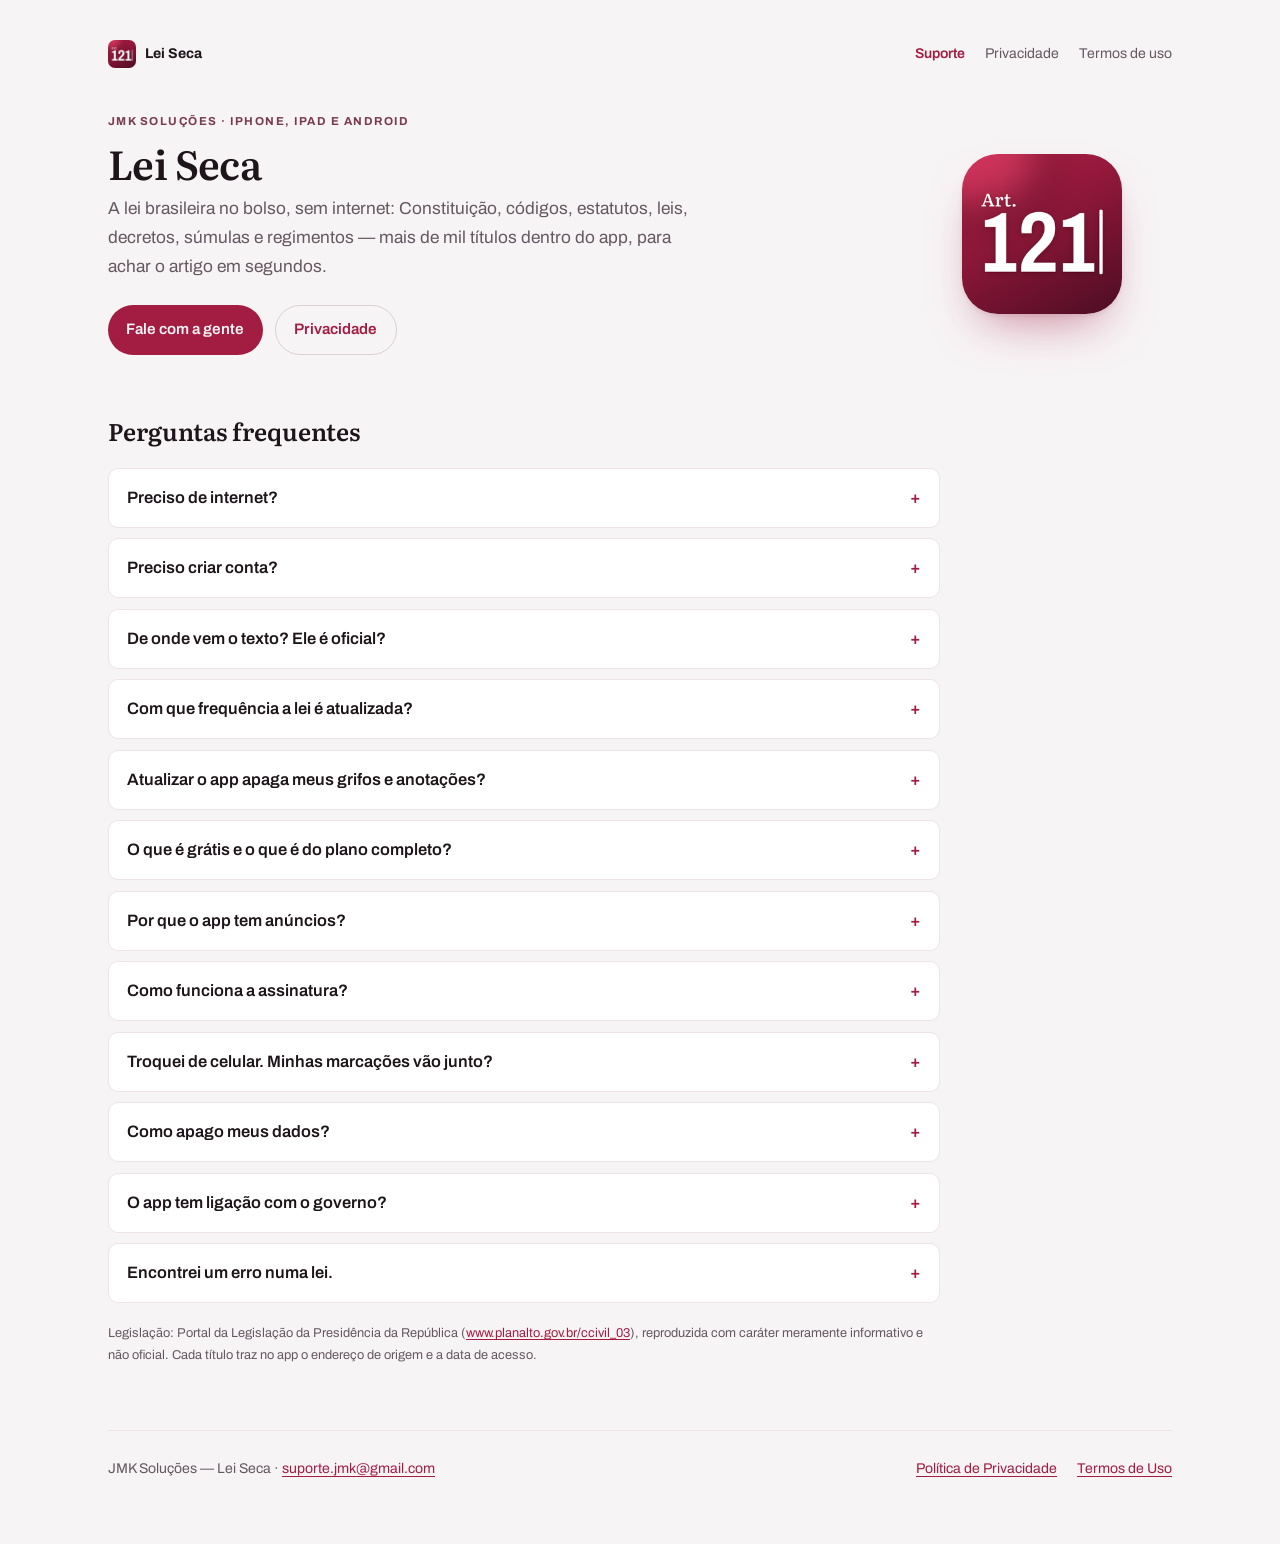
<file: index.html>
<!DOCTYPE html>
<html lang="pt-BR">
<head>
<meta charset="utf-8">
<meta name="viewport" content="width=device-width, initial-scale=1">
<title>Lei Seca — Suporte</title>
<meta name="description" content="Suporte do Lei Seca, app para consultar a lei brasileira sem internet: perguntas frequentes, contato, privacidade e termos de uso.">
<meta name="color-scheme" content="light dark">
<link rel="icon" href="icone.png">
<link rel="apple-touch-icon" href="icone.png">
<link rel="preconnect" href="https://fonts.googleapis.com">
<link rel="preconnect" href="https://fonts.gstatic.com" crossorigin>
<link href="https://fonts.googleapis.com/css2?family=Archivo:wght@400;500;600;700&family=Literata:wght@500;600;700&display=swap" rel="stylesheet">
<link rel="stylesheet" href="estilo.css?v=1">
</head>
<body>
<div class="pagina">

<nav class="navega" aria-label="Páginas do Lei Seca">
  <a class="marca-app" href="./"><img src="icone.png" alt="">Lei Seca</a>
  <a href="./" aria-current="page">Suporte</a>
  <a href="privacy-policy.html">Privacidade</a>
  <a href="termos-de-uso.html">Termos de uso</a>
</nav>

<header class="heroi">
  <div>
    <p class="sobrescrito">JMK Soluções · iPhone, iPad e Android</p>
    <h1>Lei Seca</h1>
    <p class="lead">
      A lei brasileira no bolso, sem internet: Constituição, códigos,
      estatutos, leis, decretos, súmulas e regimentos — mais de mil títulos
      dentro do app, para achar o artigo em segundos.
    </p>
    <div class="acoes">
      <a class="botao" href="mailto:suporte.jmk@gmail.com?subject=Lei%20Seca">Fale com a gente</a>
      <a class="botao secundario" href="privacy-policy.html">Privacidade</a>
    </div>
  </div>
  <img class="icone-grande" src="icone.png" alt="Ícone do Lei Seca">
</header>

<section class="perguntas" aria-labelledby="titulo-perguntas">
  <h2 id="titulo-perguntas">Perguntas frequentes</h2>

  <details class="pergunta">
    <summary>Preciso de internet?</summary>
    <div class="resposta">
      <p>Não. Todo o acervo vem dentro do app e funciona sem internet desde a
      primeira abertura — a busca também. A internet só é usada para assinar
      o plano completo, para os anúncios do plano gratuito e para enviar as
      estatísticas de uso e os relatórios de falha descritos na <a href="privacy-policy.html">Política de
      Privacidade</a>.</p>
    </div>
  </details>

  <details class="pergunta">
    <summary>Preciso criar conta?</summary>
    <div class="resposta">
      <p>Não. O app funciona sem cadastro: você não informa nome, e-mail nem
      senha. Seus favoritos, grifos e anotações ficam salvos no próprio
      aparelho.</p>
    </div>
  </details>

  <details class="pergunta">
    <summary>De onde vem o texto? Ele é oficial?</summary>
    <div class="resposta">
      <p>As leis vêm do Portal da Legislação da Presidência da República; as
      súmulas, teses, enunciados e regimentos, dos tribunais, dos conselhos e
      das casas legislativas que os publicam. Cada título mostra de onde veio e a data
      do texto.</p>
      <p>O texto tem <strong>caráter meramente informativo e não
      oficial</strong>: o oficial é o publicado no Diário Oficial da União.
      Para uma decisão importante, confira na fonte.</p>
    </div>
  </details>

  <details class="pergunta">
    <summary>Com que frequência a lei é atualizada?</summary>
    <div class="resposta">
      <p>Em geral uma vez por mês, com uma versão nova do app — basta
      atualizar pela loja. Uma mudança urgente pode sair fora desse ciclo.
      Lei revogada e súmula cancelada continuam no acervo, com etiqueta.</p>
    </div>
  </details>

  <details class="pergunta">
    <summary>Atualizar o app apaga meus grifos e anotações?</summary>
    <div class="resposta">
      <p>Não. Favoritos, grifos e anotações ficam presos ao artigo, não à
      posição na tela, e uma atualização da lei nunca os apaga.</p>
    </div>
  </details>

  <details class="pergunta">
    <summary>O que é grátis e o que é do plano completo?</summary>
    <div class="resposta">
      <p>A lei inteira, a busca pelo nome da lei e pelo número do artigo, o
      discador, os favoritos, o grifo do artigo inteiro e o "o que mudou" são
      grátis. A busca no texto das leis tem 5 por dia no plano gratuito. O
      <strong>plano completo</strong> libera a busca no texto sem limite, o
      índice remissivo de cada lei, até seis leis abertas em abas, grifar
      trechos, anotar artigos, ouvir a lei (até com a tela bloqueada), juntar
      artigos em coleções, ver só o que você marcou e exportar suas
      marcações, sem anúncios.</p>
    </div>
  </details>

  <details class="pergunta">
    <summary>Por que o app tem anúncios?</summary>
    <div class="resposta">
      <p>Os anúncios pagam o plano gratuito; quem assina o plano completo não
      vê anúncios. Eles aparecem em tela cheia quando você volta de uma lei
      para o acervo ou para a busca, um a cada quatro leis e no máximo um a
      cada dois minutos — nunca enquanto você lê. Nada do que você busca,
      grifa ou anota vai para os anúncios. No iPhone, eles só são
      personalizados se você permitir o rastreamento. Os detalhes estão na
      <a href="privacy-policy.html#anuncios">Política de Privacidade</a>.</p>
    </div>
  </details>

  <details class="pergunta">
    <summary>Como funciona a assinatura?</summary>
    <div class="resposta">
      <p>Há plano mensal e anual. A primeira assinatura começa com
      <strong>7 dias grátis</strong>: se cancelar antes do fim do teste,
      nada é cobrado. Depois, a assinatura renova sozinha.</p>
      <p>Ela é gerenciada na sua conta da loja: para cancelar ou trocar de
      plano no iPhone, vá em <span class="caminho">Ajustes → seu nome →
      Assinaturas</span>; no Android, em <span class="caminho">Play Store →
      seu perfil → Pagamentos e assinaturas</span>. Trocou de aparelho ou
      reinstalou o app? Toque em <strong>Restaurar compra</strong> na tela do
      plano.</p>
      <p>Se a assinatura acabar, tudo o que você criou continua no app para
      ver, editar e apagar.</p>
    </div>
  </details>

  <details class="pergunta">
    <summary>Troquei de celular. Minhas marcações vão junto?</summary>
    <div class="resposta">
      <p>Elas ficam no aparelho e vão junto se você restaurar o backup do
      iCloud (iPhone) ou do Google (Android) no celular novo. Você também
      pode levar à mão: no celular antigo, <span class="caminho">Ajustes →
      Exportar backup</span> gera um arquivo; no novo,
      <span class="caminho">Ajustes → Importar backup</span> junta o que vem
      no arquivo com o que já está lá, sem apagar nada.</p>
    </div>
  </details>

  <details class="pergunta">
    <summary>Como apago meus dados?</summary>
    <div class="resposta">
      <p>No app, vá em <span class="caminho">Ajustes → Apagar meus
      dados</span>. Favoritos, grifos, anotações, coleções e histórico saem
      do aparelho. Isso não cancela a assinatura, que é cancelada na conta da
      loja.</p>
    </div>
  </details>

  <details class="pergunta">
    <summary>O app tem ligação com o governo?</summary>
    <div class="resposta">
      <p>Não. O Lei Seca é independente: não tem vínculo com a Presidência da
      República, com o Congresso Nacional nem com os tribunais.</p>
    </div>
  </details>

  <details class="pergunta">
    <summary>Encontrei um erro numa lei.</summary>
    <div class="resposta">
      <p>Obrigado! Escreva para
      <a href="mailto:suporte.jmk@gmail.com?subject=Lei%20Seca%20-%20erro%20no%20texto">suporte.jmk@gmail.com</a>
      dizendo a lei e o artigo. Corrigimos na próxima atualização.</p>
    </div>
  </details>
</section>

<p class="fonte">
  Legislação: Portal da Legislação da Presidência da República
  (<a href="https://www.planalto.gov.br/ccivil_03/">www.planalto.gov.br/ccivil_03</a>),
  reproduzida com caráter meramente informativo e não oficial. Cada título
  traz no app o endereço de origem e a data de acesso.
</p>

<footer>
  <span>JMK Soluções — Lei Seca · <a href="mailto:suporte.jmk@gmail.com">suporte.jmk@gmail.com</a></span>
  <nav aria-label="Rodapé">
    <a href="privacy-policy.html">Política de Privacidade</a>
    <a href="termos-de-uso.html">Termos de Uso</a>
  </nav>
</footer>

</div>
</body>
</html>
</file>
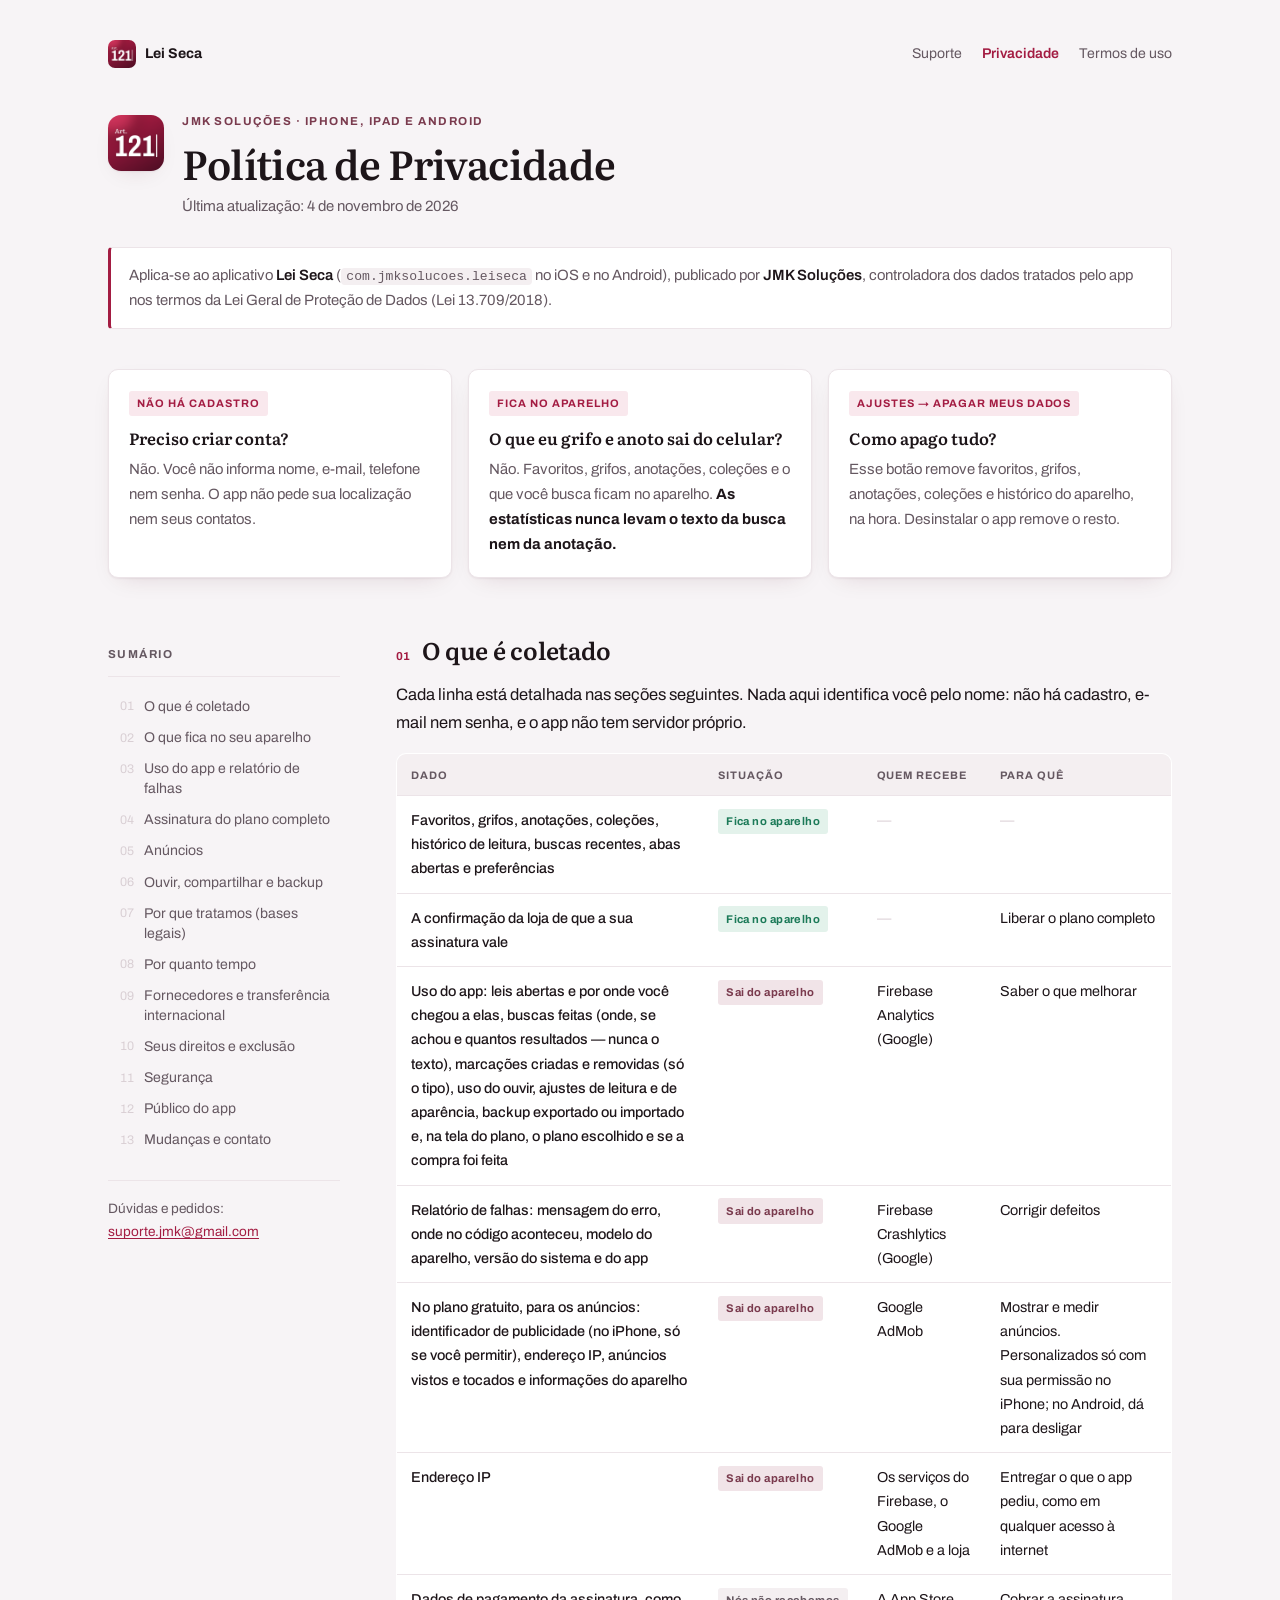
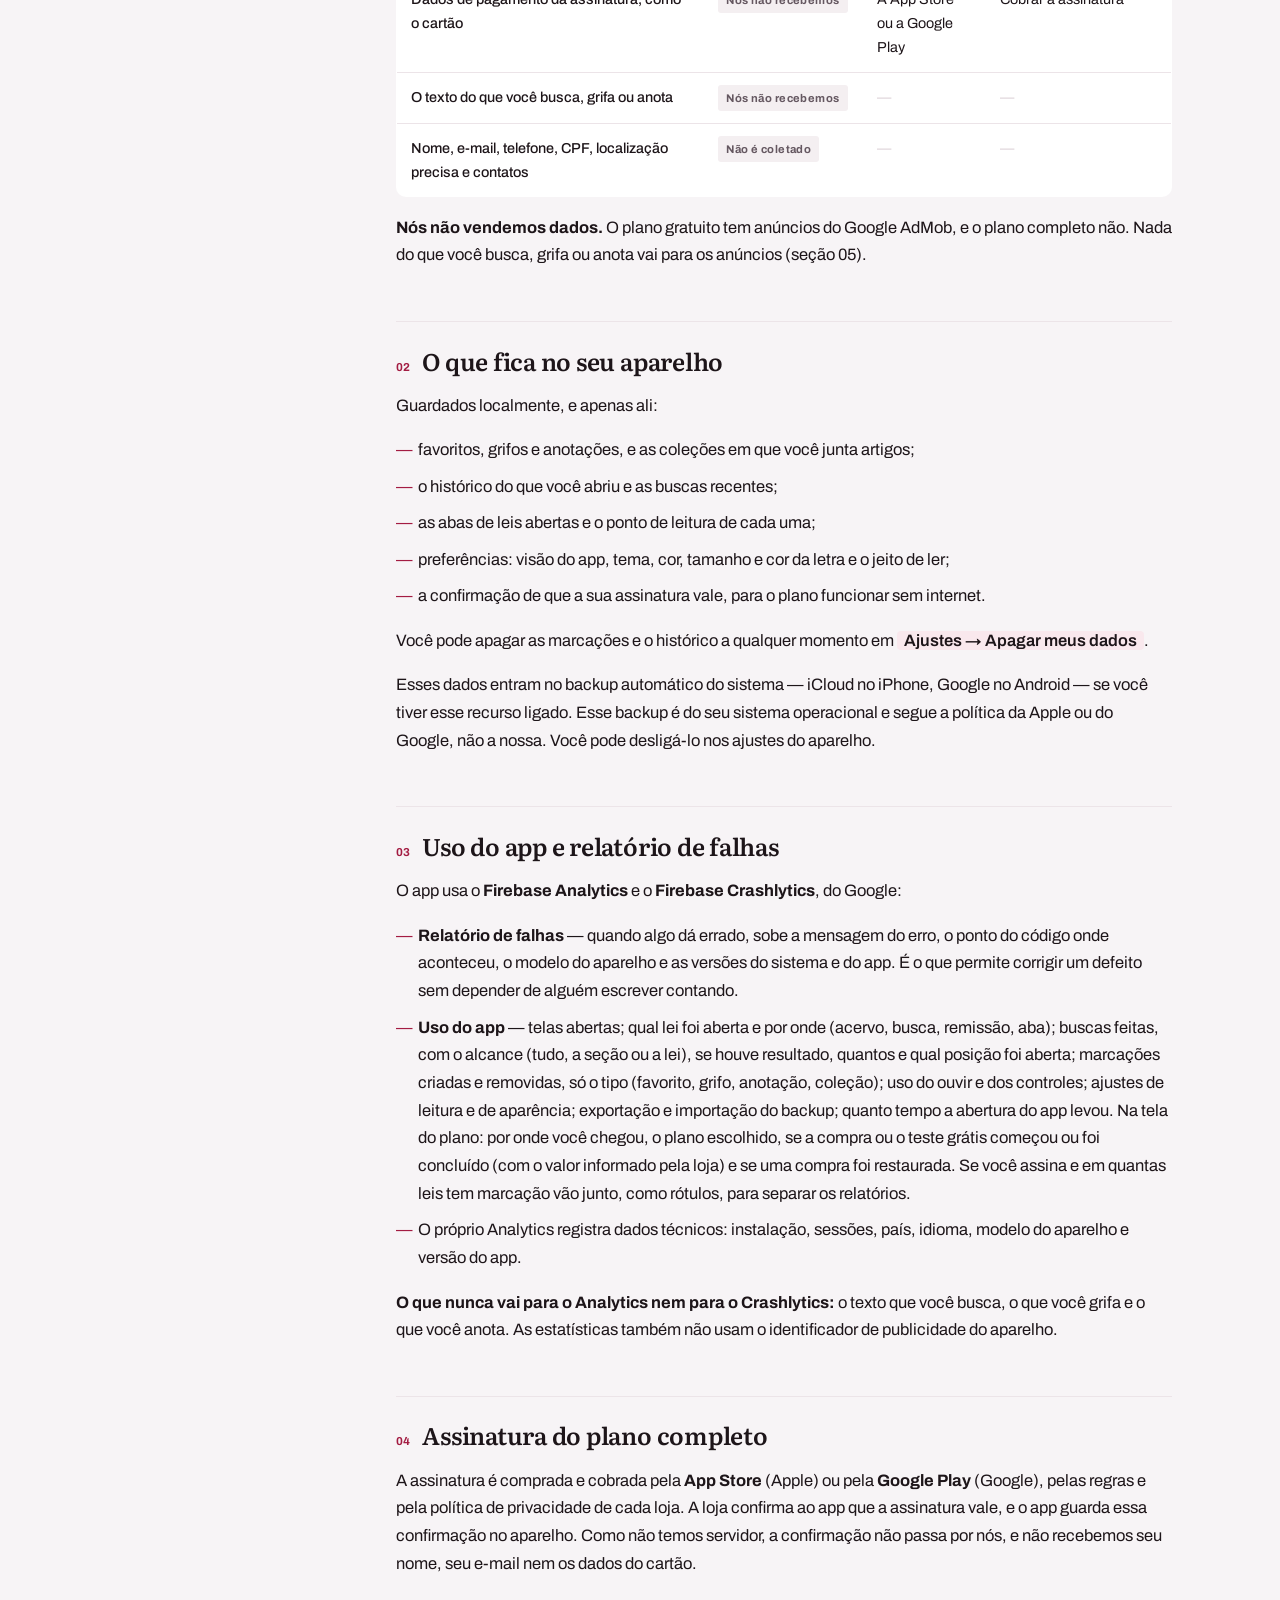
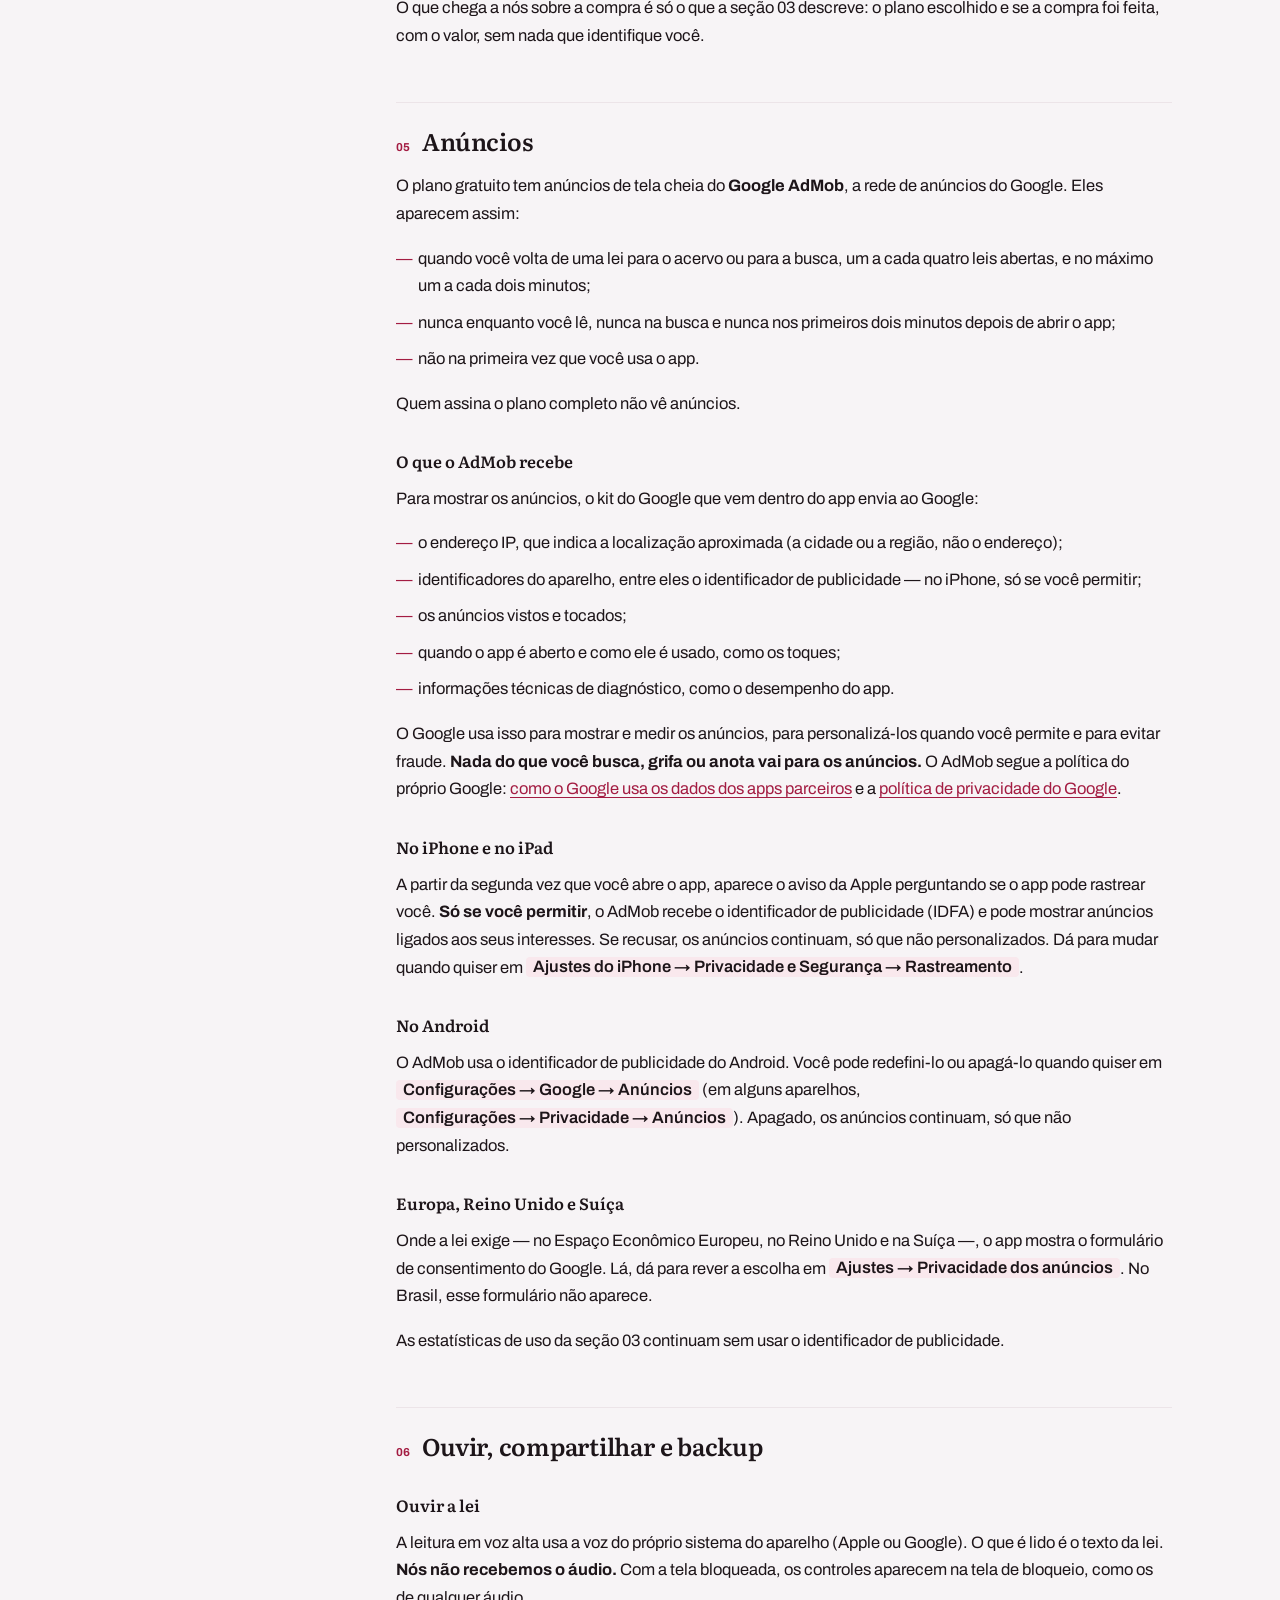
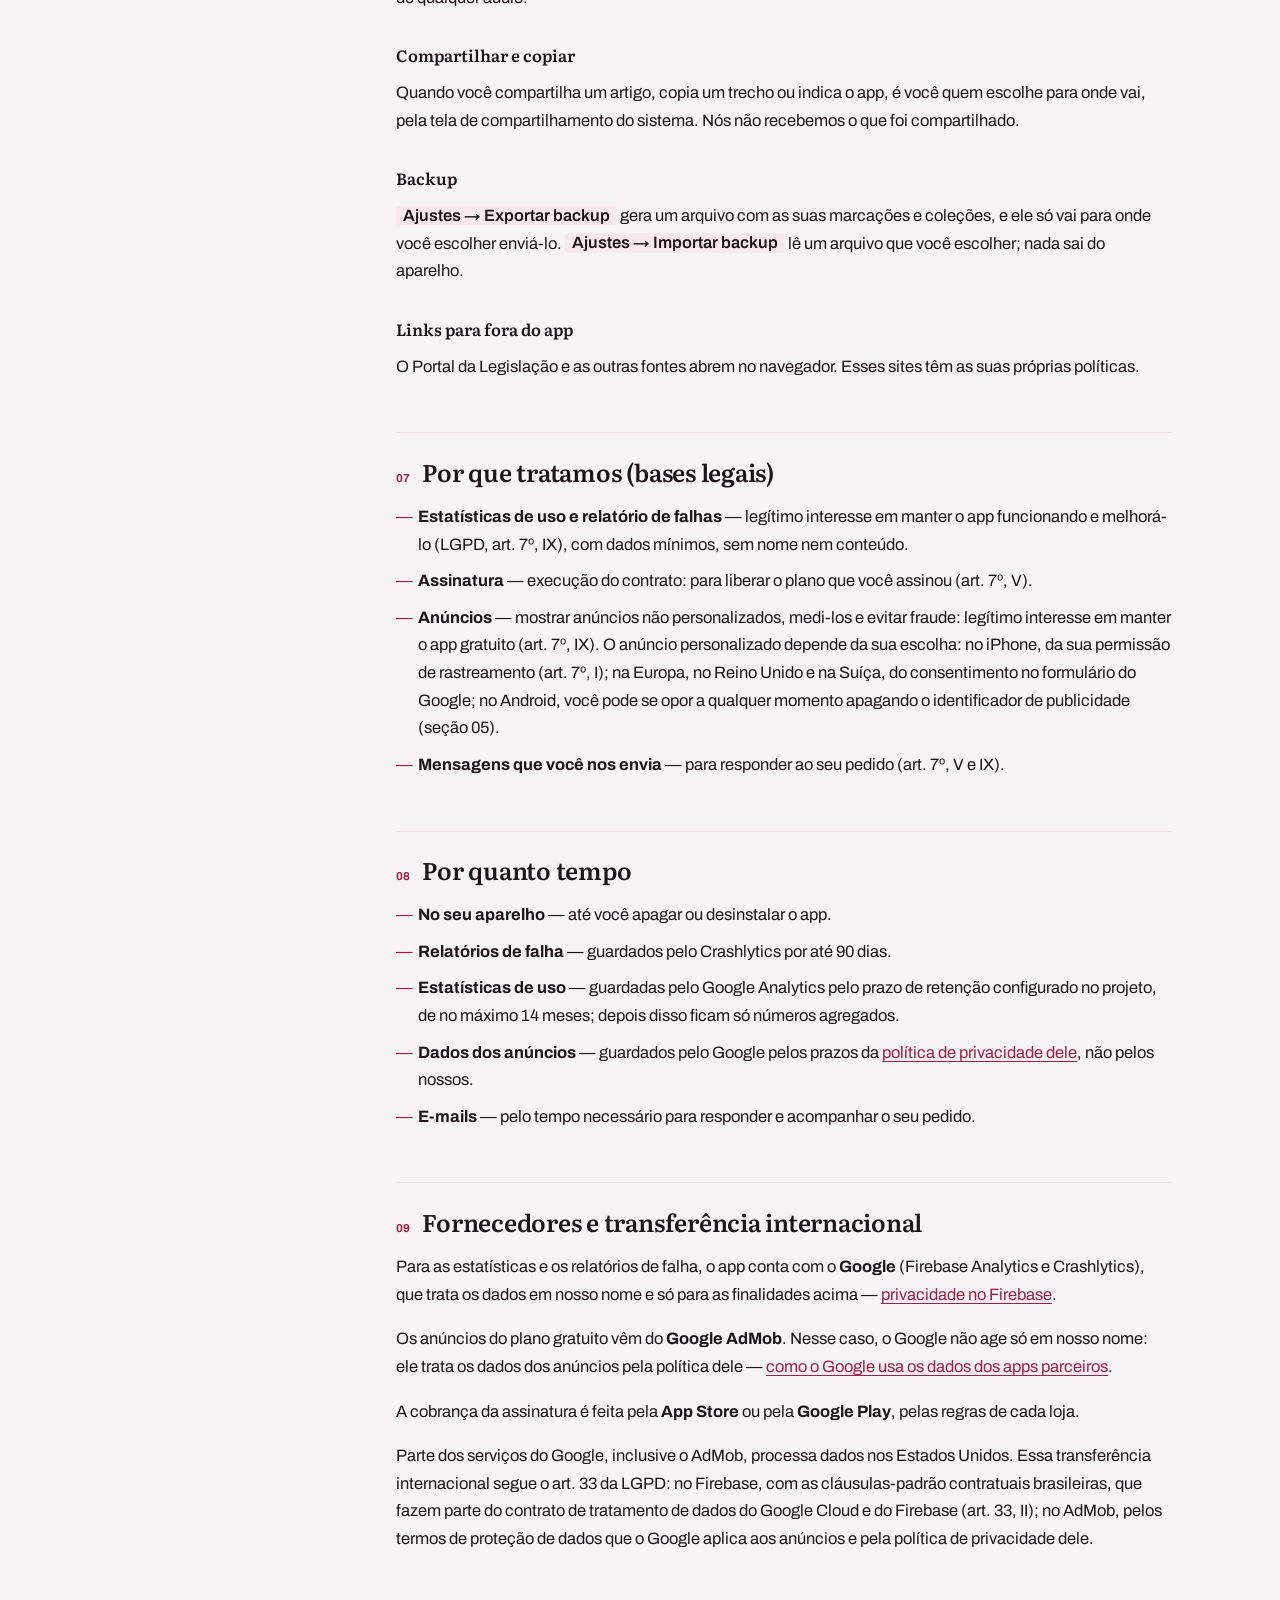
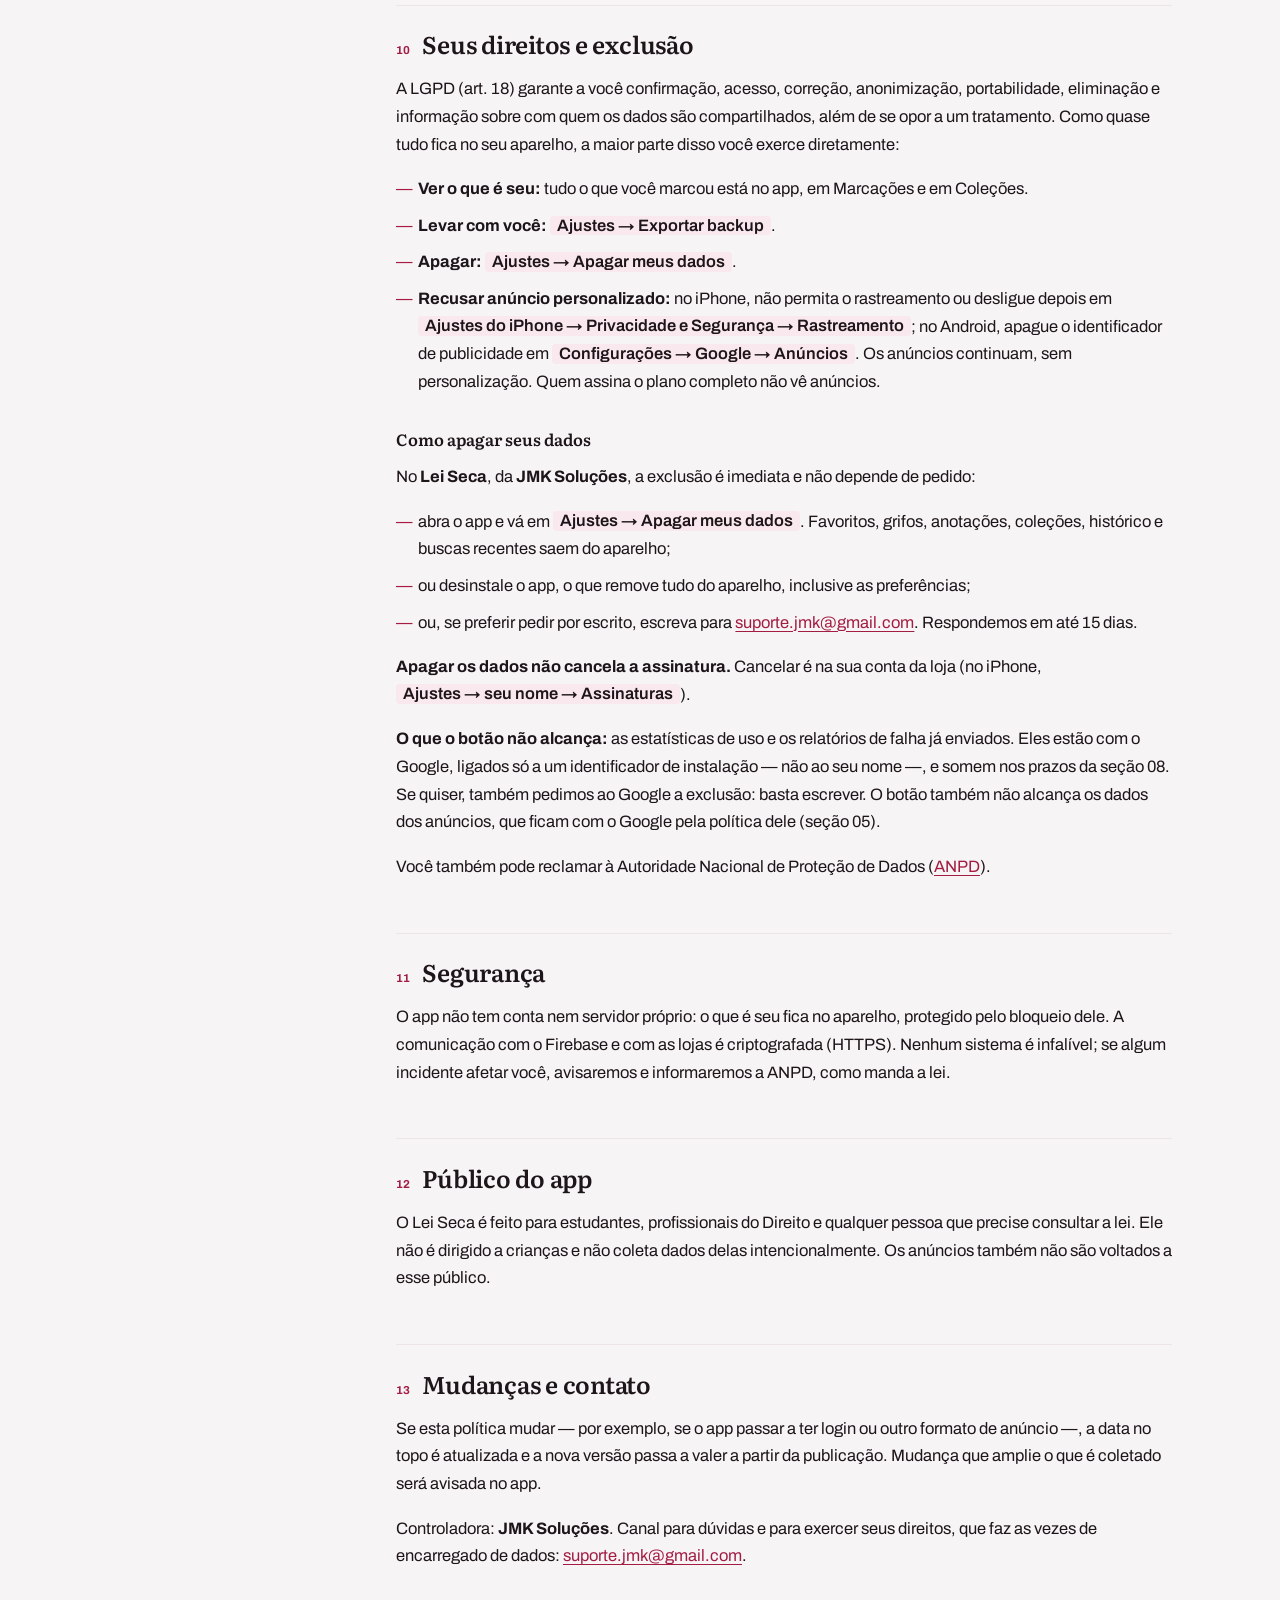
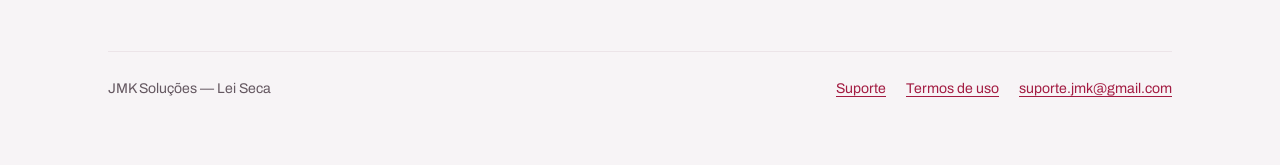
<file: privacy-policy.html>
<!DOCTYPE html>
<html lang="pt-BR">
<head>
<meta charset="utf-8">
<meta name="viewport" content="width=device-width, initial-scale=1">
<title>Política de Privacidade — Lei Seca</title>
<meta name="description" content="Política de privacidade do aplicativo Lei Seca, da JMK Soluções: o que fica no aparelho, o que sai, para quem e como apagar.">
<meta name="color-scheme" content="light dark">
<link rel="icon" href="icone.png">
<link rel="apple-touch-icon" href="icone.png">
<link rel="preconnect" href="https://fonts.googleapis.com">
<link rel="preconnect" href="https://fonts.gstatic.com" crossorigin>
<link href="https://fonts.googleapis.com/css2?family=Archivo:wght@400;500;600;700&family=Literata:wght@500;600;700&display=swap" rel="stylesheet">
<link rel="stylesheet" href="estilo.css?v=1">
</head>
<body>
<div class="pagina">

<nav class="navega" aria-label="Páginas do Lei Seca">
  <a class="marca-app" href="./"><img src="icone.png" alt="">Lei Seca</a>
  <a href="./">Suporte</a>
  <a href="privacy-policy.html" aria-current="page">Privacidade</a>
  <a href="termos-de-uso.html">Termos de uso</a>
</nav>

<header class="topo">
  <img class="selo" src="icone.png" alt="Ícone do Lei Seca">
  <div>
    <p class="sobrescrito">JMK Soluções · iPhone, iPad e Android</p>
    <h1>Política de Privacidade</h1>
    <p class="data">Última atualização: 4 de novembro de 2026</p>
  </div>
</header>

<p class="aplica">
  Aplica-se ao aplicativo <strong>Lei Seca</strong>
  (<code>com.jmksolucoes.leiseca</code> no iOS e no Android), publicado por
  <strong>JMK Soluções</strong>, controladora dos dados tratados pelo app nos
  termos da Lei Geral de Proteção de Dados (Lei 13.709/2018).
</p>

<div class="rapidas">
  <div class="rapida">
    <span class="veredito">Não há cadastro</span>
    <h2>Preciso criar conta?</h2>
    <p>Não. Você não informa nome, e-mail, telefone nem senha. O app não pede
    sua localização nem seus contatos.</p>
  </div>
  <div class="rapida">
    <span class="veredito">Fica no aparelho</span>
    <h2>O que eu grifo e anoto sai do celular?</h2>
    <p>Não. Favoritos, grifos, anotações, coleções e o que você busca ficam
    no aparelho. <strong>As estatísticas nunca levam o texto da busca nem da
    anotação.</strong></p>
  </div>
  <div class="rapida">
    <span class="veredito">Ajustes → Apagar meus dados</span>
    <h2>Como apago tudo?</h2>
    <p>Esse botão remove favoritos, grifos, anotações, coleções e histórico
    do aparelho, na hora. Desinstalar o app remove o resto.</p>
  </div>
</div>

<div class="corpo">

  <!-- Nasce aberto de propósito: sem JavaScript, o sumário continua visível.
       O script fecha no celular, não o contrário. -->
  <details class="sumario" id="sumario" open>
    <summary>Sumário</summary>
    <nav aria-label="Sumário">
      <ol>
        <li><a href="#coleta">O que é coletado</a></li>
        <li><a href="#aparelho">O que fica no seu aparelho</a></li>
        <li><a href="#uso">Uso do app e relatório de falhas</a></li>
        <li><a href="#assinatura">Assinatura do plano completo</a></li>
        <li><a href="#anuncios">Anúncios</a></li>
        <li><a href="#outros">Ouvir, compartilhar e backup</a></li>
        <li><a href="#bases">Por que tratamos (bases legais)</a></li>
        <li><a href="#prazos">Por quanto tempo</a></li>
        <li><a href="#exterior">Fornecedores e transferência internacional</a></li>
        <li><a href="#direitos">Seus direitos e exclusão</a></li>
        <li><a href="#seguranca">Segurança</a></li>
        <li><a href="#publico">Público do app</a></li>
        <li><a href="#mudancas">Mudanças e contato</a></li>
      </ol>
    </nav>
    <p class="contato-lateral">
      Dúvidas e pedidos: <a href="mailto:suporte.jmk@gmail.com">suporte.jmk@gmail.com</a>
    </p>
  </details>

  <main class="texto">

    <section id="coleta">
      <h2><span class="num">01</span> O que é coletado</h2>
      <p>
        Cada linha está detalhada nas seções seguintes. Nada aqui identifica
        você pelo nome: não há cadastro, e-mail nem senha, e o app não tem
        servidor próprio.
      </p>
      <div class="envolve-tabela">
        <table>
          <thead>
            <tr><th>Dado</th><th>Situação</th><th>Quem recebe</th><th>Para quê</th></tr>
          </thead>
          <tbody>
            <tr>
              <td>Favoritos, grifos, anotações, coleções, histórico de leitura, buscas recentes, abas abertas e preferências</td>
              <td data-rotulo="Situação"><span class="marca-situacao fica">Fica no aparelho</span></td>
              <td data-rotulo="Quem recebe" class="esconde-vazio"><span class="vazio">—</span></td>
              <td data-rotulo="Para quê" class="esconde-vazio"><span class="vazio">—</span></td>
            </tr>
            <tr>
              <td>A confirmação da loja de que a sua assinatura vale</td>
              <td data-rotulo="Situação"><span class="marca-situacao fica">Fica no aparelho</span></td>
              <td data-rotulo="Quem recebe" class="esconde-vazio"><span class="vazio">—</span></td>
              <td data-rotulo="Para quê">Liberar o plano completo</td>
            </tr>
            <tr>
              <td>Uso do app: leis abertas e por onde você chegou a elas, buscas feitas (onde, se achou e quantos resultados — nunca o texto), marcações criadas e removidas (só o tipo), uso do ouvir, ajustes de leitura e de aparência, backup exportado ou importado e, na tela do plano, o plano escolhido e se a compra foi feita</td>
              <td data-rotulo="Situação"><span class="marca-situacao sai">Sai do aparelho</span></td>
              <td data-rotulo="Quem recebe">Firebase Analytics (Google)</td>
              <td data-rotulo="Para quê">Saber o que melhorar</td>
            </tr>
            <tr>
              <td>Relatório de falhas: mensagem do erro, onde no código aconteceu, modelo do aparelho, versão do sistema e do app</td>
              <td data-rotulo="Situação"><span class="marca-situacao sai">Sai do aparelho</span></td>
              <td data-rotulo="Quem recebe">Firebase Crashlytics (Google)</td>
              <td data-rotulo="Para quê">Corrigir defeitos</td>
            </tr>
            <tr>
              <td>No plano gratuito, para os anúncios: identificador de publicidade (no iPhone, só se você permitir), endereço IP, anúncios vistos e tocados e informações do aparelho</td>
              <td data-rotulo="Situação"><span class="marca-situacao sai">Sai do aparelho</span></td>
              <td data-rotulo="Quem recebe">Google AdMob</td>
              <td data-rotulo="Para quê">Mostrar e medir anúncios. Personalizados só com sua permissão no iPhone; no Android, dá para desligar</td>
            </tr>
            <tr>
              <td>Endereço IP</td>
              <td data-rotulo="Situação"><span class="marca-situacao sai">Sai do aparelho</span></td>
              <td data-rotulo="Quem recebe">Os serviços do Firebase, o Google AdMob e a loja</td>
              <td data-rotulo="Para quê">Entregar o que o app pediu, como em qualquer acesso à internet</td>
            </tr>
            <tr>
              <td>Dados de pagamento da assinatura, como o cartão</td>
              <td data-rotulo="Situação"><span class="marca-situacao nao">Nós não recebemos</span></td>
              <td data-rotulo="Quem recebe">A App Store ou a Google Play</td>
              <td data-rotulo="Para quê">Cobrar a assinatura</td>
            </tr>
            <tr>
              <td>O texto do que você busca, grifa ou anota</td>
              <td data-rotulo="Situação"><span class="marca-situacao nao">Nós não recebemos</span></td>
              <td data-rotulo="Quem recebe" class="esconde-vazio"><span class="vazio">—</span></td>
              <td data-rotulo="Para quê" class="esconde-vazio"><span class="vazio">—</span></td>
            </tr>
            <tr>
              <td>Nome, e-mail, telefone, CPF, localização precisa e contatos</td>
              <td data-rotulo="Situação"><span class="marca-situacao nao">Não é coletado</span></td>
              <td data-rotulo="Quem recebe" class="esconde-vazio"><span class="vazio">—</span></td>
              <td data-rotulo="Para quê" class="esconde-vazio"><span class="vazio">—</span></td>
            </tr>
          </tbody>
        </table>
      </div>
      <p>
        <strong>Nós não vendemos dados.</strong> O plano gratuito tem
        anúncios do Google AdMob, e o plano completo não. Nada do que você
        busca, grifa ou anota vai para os anúncios (seção 05).
      </p>
    </section>

    <section id="aparelho">
      <h2><span class="num">02</span> O que fica no seu aparelho</h2>
      <p>Guardados localmente, e apenas ali:</p>
      <ul>
        <li>favoritos, grifos e anotações, e as coleções em que você junta
          artigos;</li>
        <li>o histórico do que você abriu e as buscas recentes;</li>
        <li>as abas de leis abertas e o ponto de leitura de cada uma;</li>
        <li>preferências: visão do app, tema, cor, tamanho e cor da letra e
          o jeito de ler;</li>
        <li>a confirmação de que a sua assinatura vale, para o plano
          funcionar sem internet.</li>
      </ul>
      <p>
        Você pode apagar as marcações e o histórico a qualquer momento em
        <span class="caminho">Ajustes → Apagar meus dados</span>.
      </p>
      <p>
        Esses dados entram no backup automático do sistema — iCloud no iPhone,
        Google no Android — se você tiver esse recurso ligado. Esse backup é do
        seu sistema operacional e segue a política da Apple ou do Google, não a
        nossa. Você pode desligá-lo nos ajustes do aparelho.
      </p>
    </section>

    <section id="uso">
      <h2><span class="num">03</span> Uso do app e relatório de falhas</h2>
      <p>
        O app usa o <strong>Firebase Analytics</strong> e o
        <strong>Firebase Crashlytics</strong>, do Google:
      </p>
      <ul>
        <li><strong>Relatório de falhas</strong> — quando algo dá errado, sobe a
          mensagem do erro, o ponto do código onde aconteceu, o modelo do
          aparelho e as versões do sistema e do app. É o que permite corrigir um
          defeito sem depender de alguém escrever contando.</li>
        <li><strong>Uso do app</strong> — telas abertas; qual lei foi aberta e
          por onde (acervo, busca, remissão, aba); buscas feitas, com o
          alcance (tudo, a seção ou a lei), se houve resultado, quantos e qual
          posição foi aberta; marcações criadas e removidas, só o tipo
          (favorito, grifo, anotação, coleção); uso do ouvir e dos controles;
          ajustes de leitura e de aparência; exportação e importação do backup;
          quanto tempo a abertura do app levou. Na tela do plano: por onde
          você chegou, o plano escolhido, se a compra ou o teste grátis
          começou ou foi concluído (com o valor informado pela loja) e se uma
          compra foi restaurada. Se você assina e em quantas leis tem marcação
          vão junto, como rótulos, para separar os relatórios.</li>
        <li>O próprio Analytics registra dados técnicos: instalação, sessões,
          país, idioma, modelo do aparelho e versão do app.</li>
      </ul>
      <p>
        <strong>O que nunca vai para o Analytics nem para o Crashlytics:</strong>
        o texto que você busca, o que você grifa e o que você anota. As
        estatísticas também não usam o identificador de publicidade do
        aparelho.
      </p>
    </section>

    <section id="assinatura">
      <h2><span class="num">04</span> Assinatura do plano completo</h2>
      <p>
        A assinatura é comprada e cobrada pela <strong>App Store</strong>
        (Apple) ou pela <strong>Google Play</strong> (Google), pelas regras e
        pela política de privacidade de cada loja. A loja confirma ao app que
        a assinatura vale, e o app guarda essa confirmação no aparelho. Como
        não temos servidor, a confirmação não passa por nós, e não recebemos
        seu nome, seu e-mail nem os dados do cartão.
      </p>
      <p>
        O que chega a nós sobre a compra é só o que a seção 03 descreve: o
        plano escolhido e se a compra foi feita, com o valor, sem nada que
        identifique você.
      </p>
    </section>

    <section id="anuncios">
      <h2><span class="num">05</span> Anúncios</h2>
      <p>
        O plano gratuito tem anúncios de tela cheia do
        <strong>Google AdMob</strong>, a rede de anúncios do Google. Eles
        aparecem assim:
      </p>
      <ul>
        <li>quando você volta de uma lei para o acervo ou para a busca, um a
          cada quatro leis abertas, e no máximo um a cada dois minutos;</li>
        <li>nunca enquanto você lê, nunca na busca e nunca nos primeiros
          dois minutos depois de abrir o app;</li>
        <li>não na primeira vez que você usa o app.</li>
      </ul>
      <p>Quem assina o plano completo não vê anúncios.</p>
      <h3>O que o AdMob recebe</h3>
      <p>
        Para mostrar os anúncios, o kit do Google que vem dentro do app envia
        ao Google:
      </p>
      <ul>
        <li>o endereço IP, que indica a localização aproximada (a cidade ou a
          região, não o endereço);</li>
        <li>identificadores do aparelho, entre eles o identificador de
          publicidade — no iPhone, só se você permitir;</li>
        <li>os anúncios vistos e tocados;</li>
        <li>quando o app é aberto e como ele é usado, como os toques;</li>
        <li>informações técnicas de diagnóstico, como o desempenho do app.</li>
      </ul>
      <p>
        O Google usa isso para mostrar e medir os anúncios, para
        personalizá-los quando você permite e para evitar fraude.
        <strong>Nada do que você busca, grifa ou anota vai para os
        anúncios.</strong> O AdMob segue a política do próprio Google:
        <a href="https://policies.google.com/technologies/partner-sites">como
        o Google usa os dados dos apps parceiros</a> e a
        <a href="https://policies.google.com/privacy">política de privacidade
        do Google</a>.
      </p>
      <h3>No iPhone e no iPad</h3>
      <p>
        A partir da segunda vez que você abre o app, aparece o aviso da Apple
        perguntando se o app pode rastrear você. <strong>Só se você
        permitir</strong>, o AdMob recebe o identificador de publicidade (IDFA)
        e pode mostrar anúncios ligados aos seus interesses. Se recusar, os
        anúncios continuam, só que não personalizados. Dá para mudar quando
        quiser em <span class="caminho">Ajustes do iPhone → Privacidade e
        Segurança → Rastreamento</span>.
      </p>
      <h3>No Android</h3>
      <p>
        O AdMob usa o identificador de publicidade do Android. Você pode
        redefini-lo ou apagá-lo quando quiser em
        <span class="caminho">Configurações → Google → Anúncios</span> (em
        alguns aparelhos, <span class="caminho">Configurações → Privacidade →
        Anúncios</span>). Apagado, os anúncios continuam, só que não
        personalizados.
      </p>
      <h3>Europa, Reino Unido e Suíça</h3>
      <p>
        Onde a lei exige — no Espaço Econômico Europeu, no Reino Unido e na
        Suíça —, o app mostra o formulário de consentimento do Google. Lá, dá
        para rever a escolha em <span class="caminho">Ajustes → Privacidade
        dos anúncios</span>. No Brasil, esse formulário não aparece.
      </p>
      <p>
        As estatísticas de uso da seção 03 continuam sem usar o identificador
        de publicidade.
      </p>
    </section>

    <section id="outros">
      <h2><span class="num">06</span> Ouvir, compartilhar e backup</h2>
      <h3>Ouvir a lei</h3>
      <p>
        A leitura em voz alta usa a voz do próprio sistema do aparelho (Apple
        ou Google). O que é lido é o texto da lei. <strong>Nós não recebemos o
        áudio.</strong> Com a tela bloqueada, os controles aparecem na tela de
        bloqueio, como os de qualquer áudio.
      </p>
      <h3>Compartilhar e copiar</h3>
      <p>
        Quando você compartilha um artigo, copia um trecho ou indica o app,
        é você quem escolhe para onde vai, pela tela de compartilhamento do
        sistema. Nós não recebemos o que foi compartilhado.
      </p>
      <h3>Backup</h3>
      <p>
        <span class="caminho">Ajustes → Exportar backup</span> gera um arquivo
        com as suas marcações e coleções, e ele só vai para onde você escolher
        enviá-lo. <span class="caminho">Ajustes → Importar backup</span> lê um
        arquivo que você escolher; nada sai do aparelho.
      </p>
      <h3>Links para fora do app</h3>
      <p>
        O Portal da Legislação e as outras fontes abrem no navegador. Esses
        sites têm as suas próprias políticas.
      </p>
    </section>

    <section id="bases">
      <h2><span class="num">07</span> Por que tratamos (bases legais)</h2>
      <ul>
        <li><strong>Estatísticas de uso e relatório de falhas</strong> —
          legítimo interesse em manter o app funcionando e melhorá-lo (LGPD,
          art. 7º, IX), com dados mínimos, sem nome nem conteúdo.</li>
        <li><strong>Assinatura</strong> — execução do contrato: para liberar o
          plano que você assinou (art. 7º, V).</li>
        <li><strong>Anúncios</strong> — mostrar anúncios não personalizados,
          medi-los e evitar fraude: legítimo interesse em manter o app
          gratuito (art. 7º, IX). O anúncio personalizado depende da sua
          escolha: no iPhone, da sua permissão de rastreamento (art. 7º, I);
          na Europa, no Reino Unido e na Suíça, do consentimento no formulário
          do Google; no Android, você pode se opor a qualquer momento apagando
          o identificador de publicidade (seção 05).</li>
        <li><strong>Mensagens que você nos envia</strong> — para responder ao
          seu pedido (art. 7º, V e IX).</li>
      </ul>
    </section>

    <section id="prazos">
      <h2><span class="num">08</span> Por quanto tempo</h2>
      <ul>
        <li><strong>No seu aparelho</strong> — até você apagar ou desinstalar
          o app.</li>
        <li><strong>Relatórios de falha</strong> — guardados pelo Crashlytics
          por até 90 dias.</li>
        <li><strong>Estatísticas de uso</strong> — guardadas pelo Google
          Analytics pelo prazo de retenção configurado no projeto, de no máximo
          14 meses; depois disso ficam só números agregados.</li>
        <li><strong>Dados dos anúncios</strong> — guardados pelo Google pelos
          prazos da
          <a href="https://policies.google.com/privacy">política de
          privacidade dele</a>, não pelos nossos.</li>
        <li><strong>E-mails</strong> — pelo tempo necessário para responder e
          acompanhar o seu pedido.</li>
      </ul>
    </section>

    <section id="exterior">
      <h2><span class="num">09</span> Fornecedores e transferência internacional</h2>
      <p>
        Para as estatísticas e os relatórios de falha, o app conta com o
        <strong>Google</strong> (Firebase Analytics e Crashlytics), que trata
        os dados em nosso nome e só para as finalidades acima —
        <a href="https://firebase.google.com/support/privacy">privacidade no
        Firebase</a>.
      </p>
      <p>
        Os anúncios do plano gratuito vêm do <strong>Google AdMob</strong>.
        Nesse caso, o Google não age só em nosso nome: ele trata os dados dos
        anúncios pela política dele —
        <a href="https://policies.google.com/technologies/partner-sites">como
        o Google usa os dados dos apps parceiros</a>.
      </p>
      <p>
        A cobrança da assinatura é feita pela <strong>App Store</strong> ou
        pela <strong>Google Play</strong>, pelas regras de cada loja.
      </p>
      <p>
        Parte dos serviços do Google, inclusive o AdMob, processa dados nos
        Estados Unidos. Essa transferência internacional segue o art. 33 da
        LGPD: no Firebase, com as cláusulas-padrão contratuais brasileiras,
        que fazem parte do contrato de tratamento de dados do Google Cloud e
        do Firebase (art. 33, II); no AdMob, pelos termos de proteção de dados
        que o Google aplica aos anúncios e pela política de privacidade
        dele.
      </p>
    </section>

    <section id="direitos">
      <h2><span class="num">10</span> Seus direitos e exclusão</h2>
      <p>
        A LGPD (art. 18) garante a você confirmação, acesso, correção,
        anonimização, portabilidade, eliminação e informação sobre com quem os
        dados são compartilhados, além de se opor a um tratamento. Como quase
        tudo fica no seu aparelho, a maior parte disso você exerce
        diretamente:
      </p>
      <ul>
        <li><strong>Ver o que é seu:</strong> tudo o que você marcou está no
          app, em Marcações e em Coleções.</li>
        <li><strong>Levar com você:</strong>
          <span class="caminho">Ajustes → Exportar backup</span>.</li>
        <li><strong>Apagar:</strong>
          <span class="caminho">Ajustes → Apagar meus dados</span>.</li>
        <li><strong>Recusar anúncio personalizado:</strong> no iPhone, não
          permita o rastreamento ou desligue depois em
          <span class="caminho">Ajustes do iPhone → Privacidade e Segurança →
          Rastreamento</span>; no Android, apague o identificador de
          publicidade em <span class="caminho">Configurações → Google →
          Anúncios</span>. Os anúncios continuam, sem personalização. Quem
          assina o plano completo não vê anúncios.</li>
      </ul>
      <h3>Como apagar seus dados</h3>
      <p>
        No <strong>Lei Seca</strong>, da <strong>JMK Soluções</strong>, a
        exclusão é imediata e não depende de pedido:
      </p>
      <ul>
        <li>abra o app e vá em <span class="caminho">Ajustes → Apagar meus
          dados</span>. Favoritos, grifos, anotações, coleções, histórico e
          buscas recentes saem do aparelho;</li>
        <li>ou desinstale o app, o que remove tudo do aparelho, inclusive as
          preferências;</li>
        <li>ou, se preferir pedir por escrito, escreva para
          <a href="mailto:suporte.jmk@gmail.com">suporte.jmk@gmail.com</a>.
          Respondemos em até 15 dias.</li>
      </ul>
      <p>
        <strong>Apagar os dados não cancela a assinatura.</strong> Cancelar é
        na sua conta da loja (no iPhone,
        <span class="caminho">Ajustes → seu nome → Assinaturas</span>).
      </p>
      <p>
        <strong>O que o botão não alcança:</strong> as estatísticas de uso e
        os relatórios de falha já enviados. Eles estão com o Google, ligados só
        a um identificador de instalação — não ao seu nome —, e somem nos
        prazos da seção 08. Se quiser, também pedimos ao Google a exclusão:
        basta escrever. O botão também não alcança os dados dos anúncios, que
        ficam com o Google pela política dele (seção 05).
      </p>
      <p>
        Você também pode reclamar à Autoridade Nacional de Proteção de Dados
        (<a href="https://www.gov.br/anpd/">ANPD</a>).
      </p>
    </section>

    <section id="seguranca">
      <h2><span class="num">11</span> Segurança</h2>
      <p>
        O app não tem conta nem servidor próprio: o que é seu fica no
        aparelho, protegido pelo bloqueio dele. A comunicação com o Firebase e
        com as lojas é criptografada (HTTPS). Nenhum sistema é infalível; se
        algum incidente afetar você, avisaremos e informaremos a ANPD, como
        manda a lei.
      </p>
    </section>

    <section id="publico">
      <h2><span class="num">12</span> Público do app</h2>
      <p>
        O Lei Seca é feito para estudantes, profissionais do Direito e
        qualquer pessoa que precise consultar a lei. Ele não é dirigido a
        crianças e não coleta dados delas intencionalmente. Os anúncios
        também não são voltados a esse público.
      </p>
    </section>

    <section id="mudancas">
      <h2><span class="num">13</span> Mudanças e contato</h2>
      <p>
        Se esta política mudar — por exemplo, se o app passar a ter login ou
        outro formato de anúncio —, a data no topo é atualizada e a nova versão passa a valer
        a partir da publicação. Mudança que amplie o que é coletado será
        avisada no app.
      </p>
      <p>
        Controladora: <strong>JMK Soluções</strong>. Canal para dúvidas e para
        exercer seus direitos, que faz as vezes de encarregado de dados:
        <a href="mailto:suporte.jmk@gmail.com">suporte.jmk@gmail.com</a>.
      </p>
    </section>

  </main>
</div>

<footer>
  <span>JMK Soluções — Lei Seca</span>
  <nav aria-label="Rodapé">
    <a href="./">Suporte</a>
    <a href="termos-de-uso.html">Termos de uso</a>
    <a href="mailto:suporte.jmk@gmail.com">suporte.jmk@gmail.com</a>
  </nav>
</footer>

</div>
<script src="sumario.js?v=1"></script>
</body>
</html>
</file>
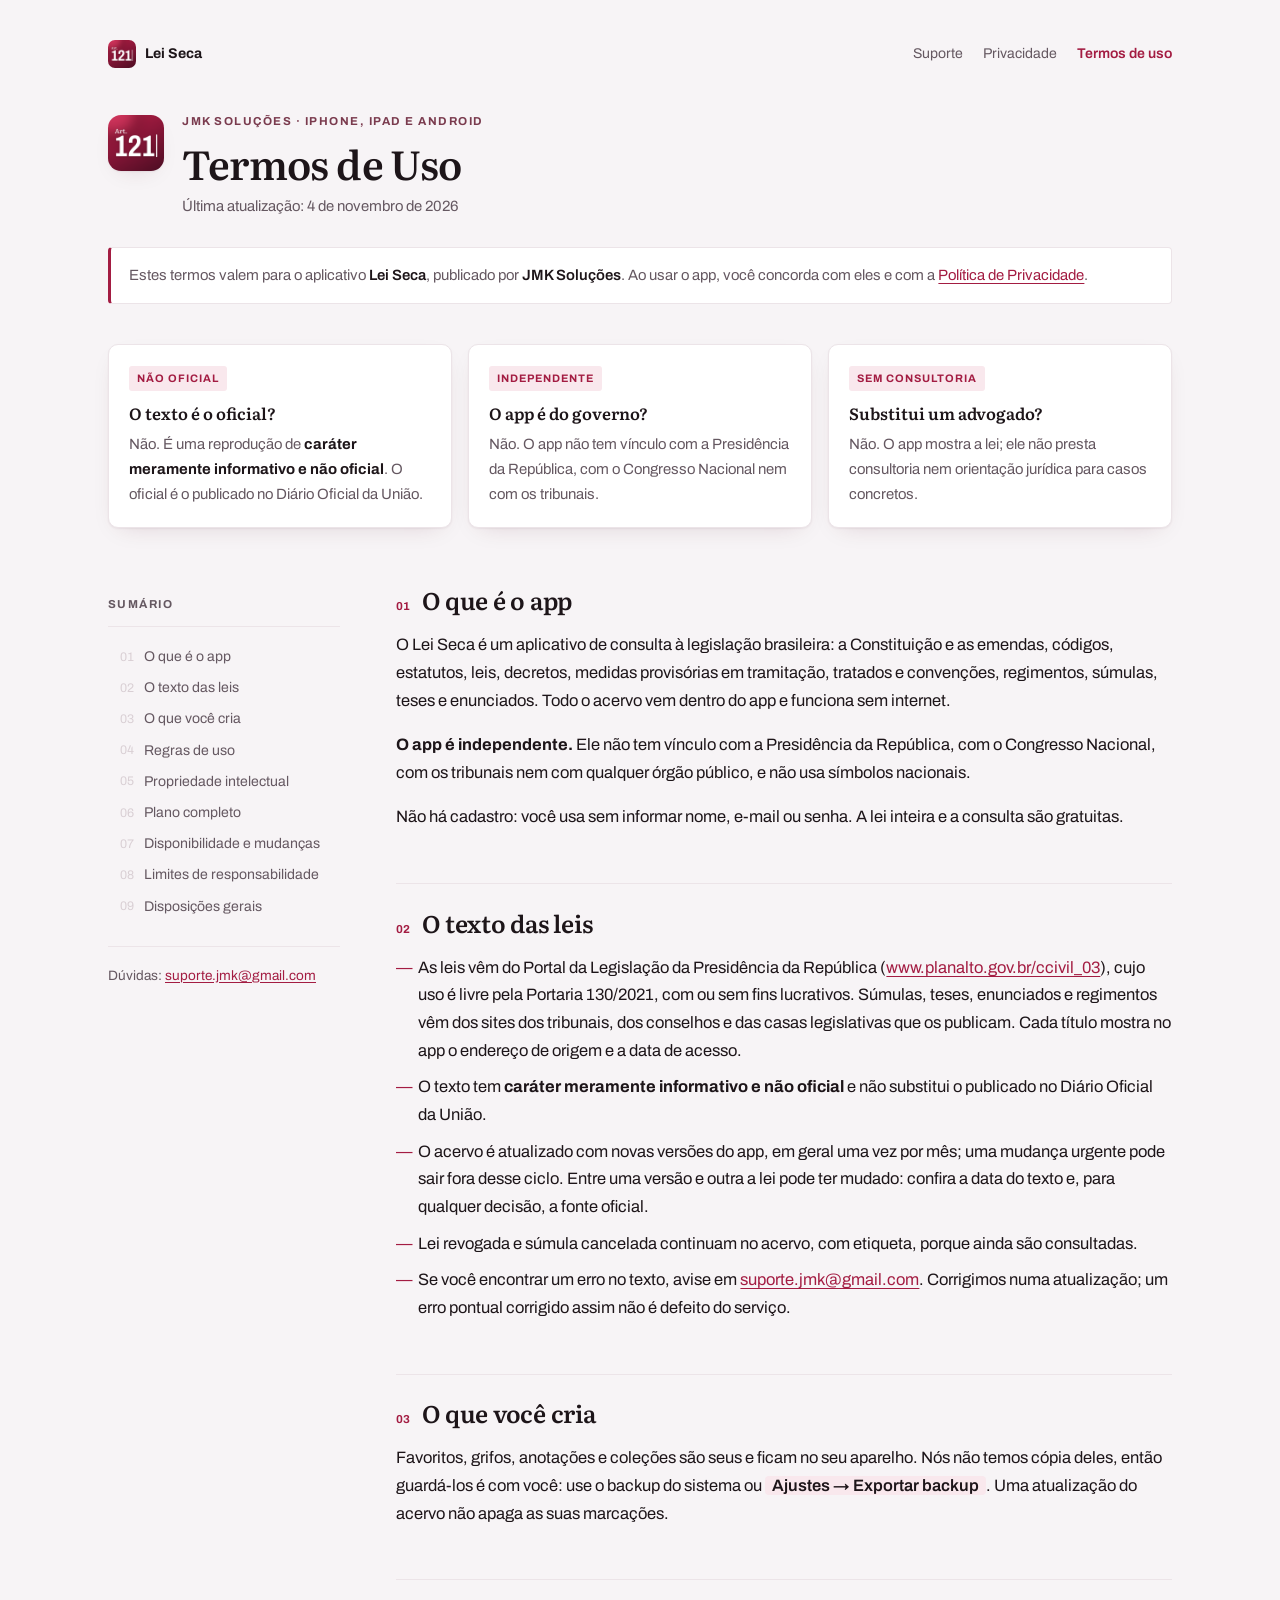
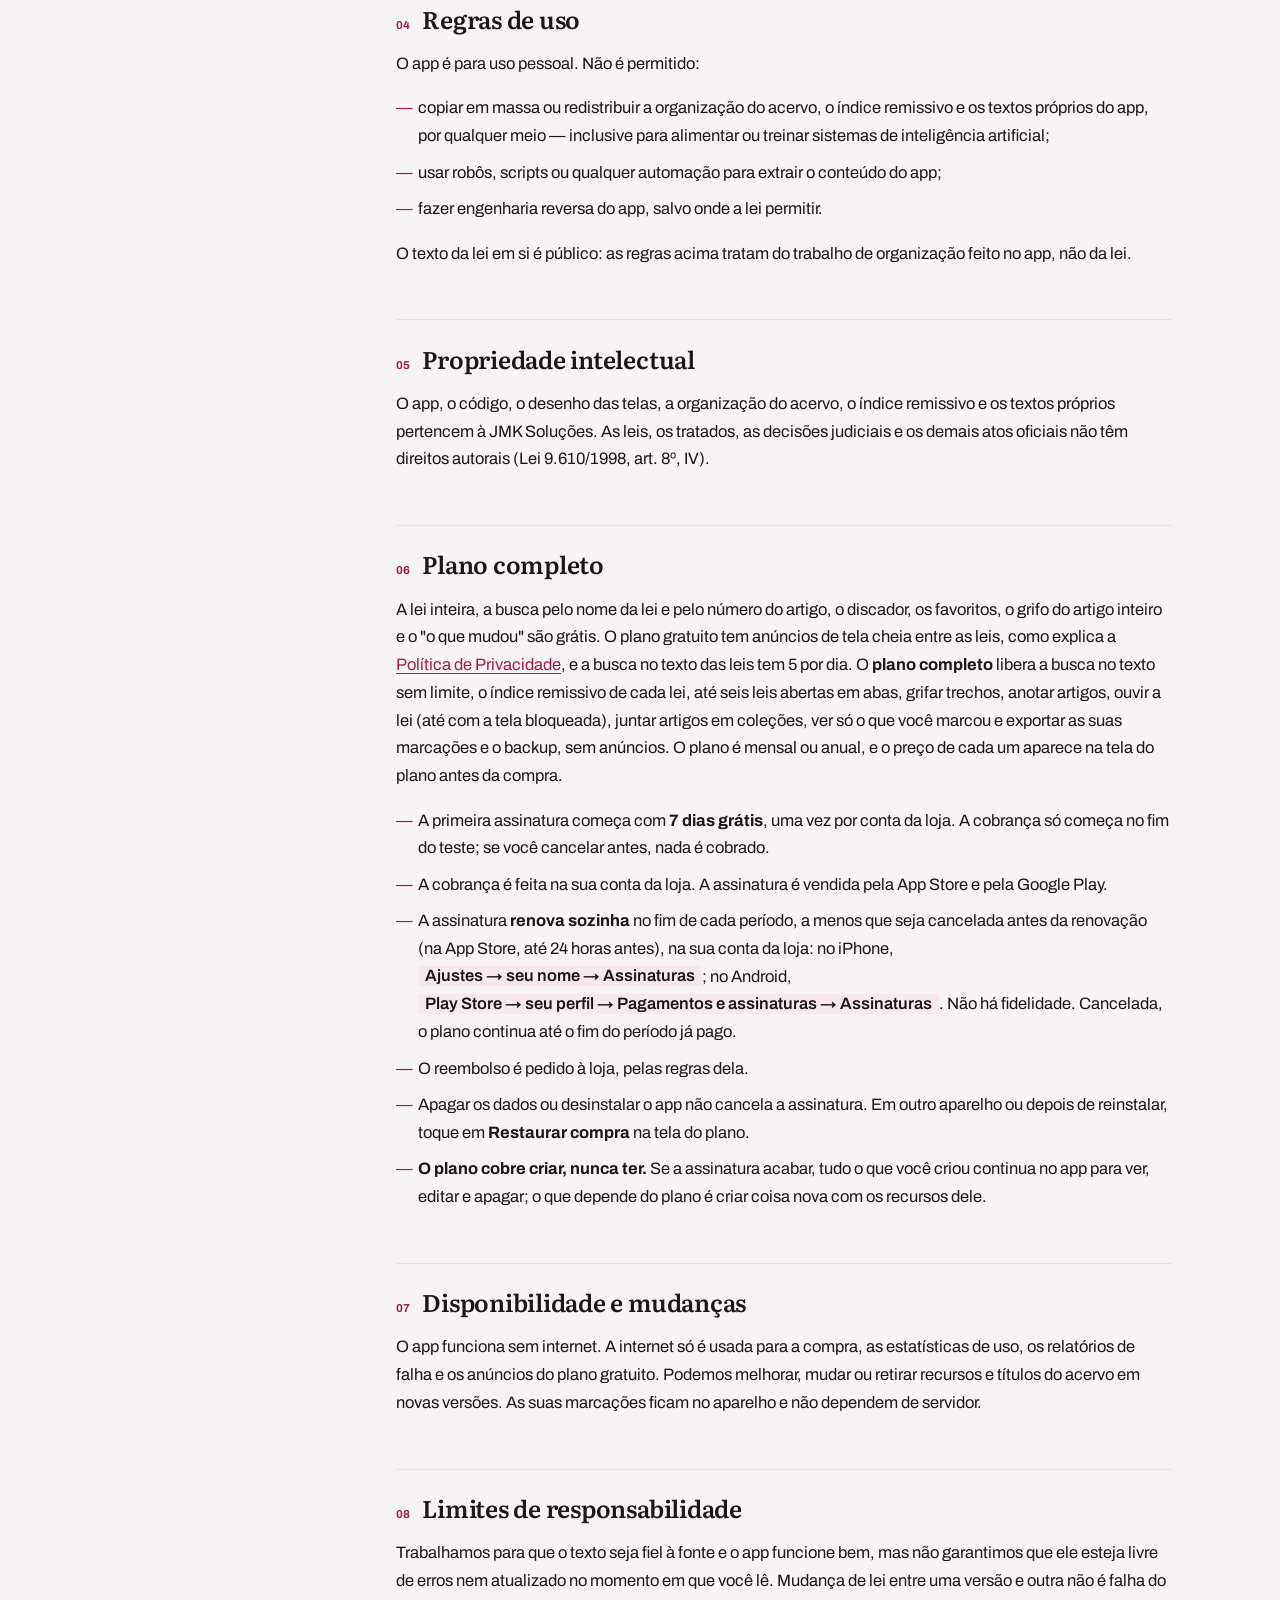
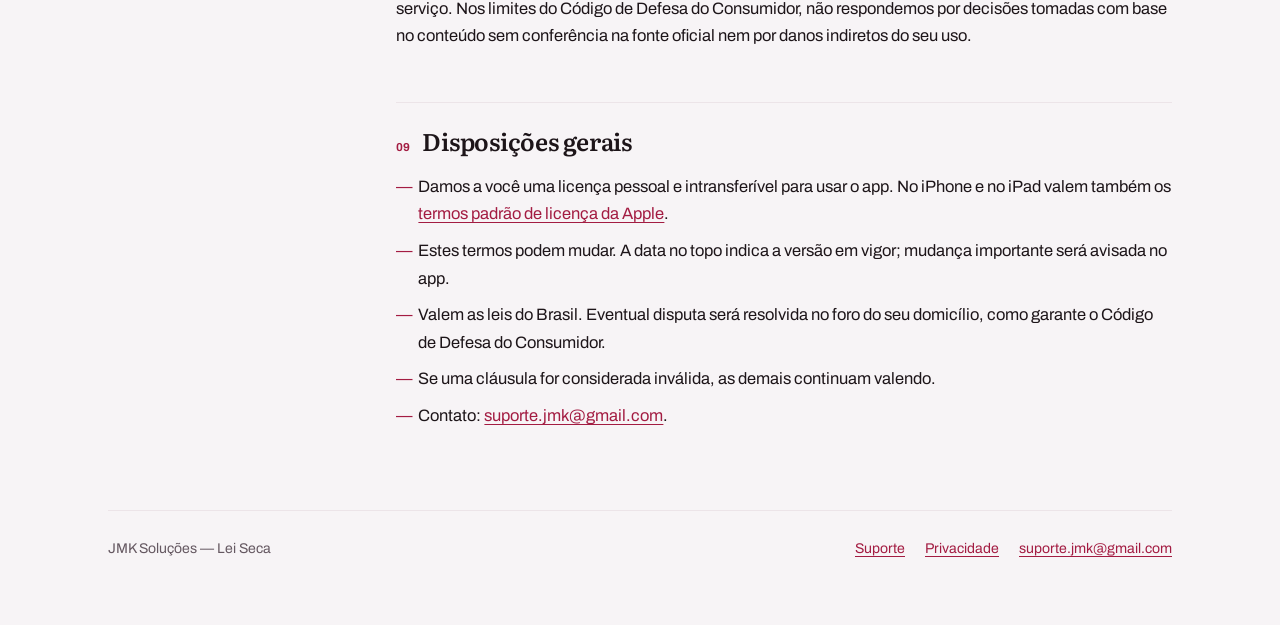
<file: termos-de-uso.html>
<!DOCTYPE html>
<html lang="pt-BR">
<head>
<meta charset="utf-8">
<meta name="viewport" content="width=device-width, initial-scale=1">
<title>Termos de Uso — Lei Seca</title>
<meta name="description" content="Termos de uso do aplicativo Lei Seca, da JMK Soluções: o que o app oferece, a natureza do texto das leis, o plano completo e as regras de uso.">
<meta name="color-scheme" content="light dark">
<link rel="icon" href="icone.png">
<link rel="apple-touch-icon" href="icone.png">
<link rel="preconnect" href="https://fonts.googleapis.com">
<link rel="preconnect" href="https://fonts.gstatic.com" crossorigin>
<link href="https://fonts.googleapis.com/css2?family=Archivo:wght@400;500;600;700&family=Literata:wght@500;600;700&display=swap" rel="stylesheet">
<link rel="stylesheet" href="estilo.css?v=1">
</head>
<body>
<div class="pagina">

<nav class="navega" aria-label="Páginas do Lei Seca">
  <a class="marca-app" href="./"><img src="icone.png" alt="">Lei Seca</a>
  <a href="./">Suporte</a>
  <a href="privacy-policy.html">Privacidade</a>
  <a href="termos-de-uso.html" aria-current="page">Termos de uso</a>
</nav>

<header class="topo">
  <img class="selo" src="icone.png" alt="Ícone do Lei Seca">
  <div>
    <p class="sobrescrito">JMK Soluções · iPhone, iPad e Android</p>
    <h1>Termos de Uso</h1>
    <p class="data">Última atualização: 4 de novembro de 2026</p>
  </div>
</header>

<p class="aplica">
  Estes termos valem para o aplicativo <strong>Lei Seca</strong>, publicado
  por <strong>JMK Soluções</strong>. Ao usar o app, você concorda com eles e
  com a <a href="privacy-policy.html">Política de Privacidade</a>.
</p>

<div class="rapidas">
  <div class="rapida">
    <span class="veredito">Não oficial</span>
    <h2>O texto é o oficial?</h2>
    <p>Não. É uma reprodução de <strong>caráter meramente informativo e não
    oficial</strong>. O oficial é o publicado no Diário Oficial da União.</p>
  </div>
  <div class="rapida">
    <span class="veredito">Independente</span>
    <h2>O app é do governo?</h2>
    <p>Não. O app não tem vínculo com a Presidência da República, com o
    Congresso Nacional nem com os tribunais.</p>
  </div>
  <div class="rapida">
    <span class="veredito">Sem consultoria</span>
    <h2>Substitui um advogado?</h2>
    <p>Não. O app mostra a lei; ele não presta consultoria nem orientação
    jurídica para casos concretos.</p>
  </div>
</div>

<div class="corpo">

  <details class="sumario" id="sumario" open>
    <summary>Sumário</summary>
    <nav aria-label="Sumário">
      <ol>
        <li><a href="#app">O que é o app</a></li>
        <li><a href="#conteudo">O texto das leis</a></li>
        <li><a href="#seu">O que você cria</a></li>
        <li><a href="#uso">Regras de uso</a></li>
        <li><a href="#propriedade">Propriedade intelectual</a></li>
        <li><a href="#plano">Plano completo</a></li>
        <li><a href="#disponibilidade">Disponibilidade e mudanças</a></li>
        <li><a href="#responsabilidade">Limites de responsabilidade</a></li>
        <li><a href="#geral">Disposições gerais</a></li>
      </ol>
    </nav>
    <p class="contato-lateral">
      Dúvidas: <a href="mailto:suporte.jmk@gmail.com">suporte.jmk@gmail.com</a>
    </p>
  </details>

  <main class="texto">

    <section id="app">
      <h2><span class="num">01</span> O que é o app</h2>
      <p>
        O Lei Seca é um aplicativo de consulta à legislação brasileira: a
        Constituição e as emendas, códigos, estatutos, leis, decretos,
        medidas provisórias em tramitação, tratados e convenções, regimentos,
        súmulas, teses e enunciados. Todo o acervo vem dentro do app e
        funciona sem internet.
      </p>
      <p>
        <strong>O app é independente.</strong> Ele não tem vínculo com a
        Presidência da República, com o Congresso Nacional, com os tribunais
        nem com qualquer órgão público, e não usa símbolos nacionais.
      </p>
      <p>
        Não há cadastro: você usa sem informar nome, e-mail ou senha. A lei
        inteira e a consulta são gratuitas.
      </p>
    </section>

    <section id="conteudo">
      <h2><span class="num">02</span> O texto das leis</h2>
      <ul>
        <li>As leis vêm do Portal da Legislação da Presidência da República
          (<a href="https://www.planalto.gov.br/ccivil_03/">www.planalto.gov.br/ccivil_03</a>),
          cujo uso é livre pela Portaria 130/2021, com ou sem fins lucrativos.
          Súmulas, teses, enunciados e regimentos vêm dos sites dos tribunais,
          dos conselhos e das casas legislativas que os publicam. Cada título mostra no app o
          endereço de origem e a data de acesso.</li>
        <li>O texto tem <strong>caráter meramente informativo e não
          oficial</strong> e não substitui o publicado no Diário Oficial da
          União.</li>
        <li>O acervo é atualizado com novas versões do app, em geral uma vez
          por mês; uma mudança urgente pode sair fora desse ciclo. Entre uma
          versão e outra a lei pode ter mudado: confira a data do texto e, para
          qualquer decisão, a fonte oficial.</li>
        <li>Lei revogada e súmula cancelada continuam no acervo, com
          etiqueta, porque ainda são consultadas.</li>
        <li>Se você encontrar um erro no texto, avise em
          <a href="mailto:suporte.jmk@gmail.com">suporte.jmk@gmail.com</a>.
          Corrigimos numa atualização; um erro pontual corrigido assim não é
          defeito do serviço.</li>
      </ul>
    </section>

    <section id="seu">
      <h2><span class="num">03</span> O que você cria</h2>
      <p>
        Favoritos, grifos, anotações e coleções são seus e ficam no seu
        aparelho. Nós não temos cópia deles, então guardá-los é com você: use
        o backup do sistema ou <span class="caminho">Ajustes → Exportar
        backup</span>. Uma atualização do acervo não apaga as suas marcações.
      </p>
    </section>

    <section id="uso">
      <h2><span class="num">04</span> Regras de uso</h2>
      <p>O app é para uso pessoal. Não é permitido:</p>
      <ul>
        <li>copiar em massa ou redistribuir a organização do acervo, o índice
          remissivo e os textos próprios do app, por qualquer meio —
          inclusive para alimentar ou treinar sistemas de inteligência
          artificial;</li>
        <li>usar robôs, scripts ou qualquer automação para extrair o conteúdo
          do app;</li>
        <li>fazer engenharia reversa do app, salvo onde a lei permitir.</li>
      </ul>
      <p>
        O texto da lei em si é público: as regras acima tratam do trabalho de
        organização feito no app, não da lei.
      </p>
    </section>

    <section id="propriedade">
      <h2><span class="num">05</span> Propriedade intelectual</h2>
      <p>
        O app, o código, o desenho das telas, a organização do acervo, o
        índice remissivo e os textos próprios pertencem à JMK Soluções. As
        leis, os tratados, as decisões judiciais e os demais atos oficiais não
        têm direitos autorais (Lei 9.610/1998, art. 8º, IV).
      </p>
    </section>

    <section id="plano">
      <h2><span class="num">06</span> Plano completo</h2>
      <p>
        A lei inteira, a busca pelo nome da lei e pelo número do artigo, o
        discador, os favoritos, o grifo do artigo inteiro e o "o que mudou" são
        grátis. O plano gratuito tem anúncios de tela cheia entre as leis, como
        explica a <a href="privacy-policy.html#anuncios">Política de
        Privacidade</a>, e a busca no texto das leis tem 5 por dia. O <strong>plano completo</strong> libera a busca
        no texto sem limite, o índice remissivo de cada lei, até seis leis
        abertas em abas, grifar trechos, anotar artigos, ouvir a lei (até com a
        tela bloqueada), juntar artigos em coleções, ver só o que você marcou e
        exportar as suas marcações e o backup, sem anúncios. O plano é mensal ou anual, e o preço de cada um aparece na
        tela do plano antes da compra.
      </p>
      <ul>
        <li>A primeira assinatura começa com <strong>7 dias grátis</strong>,
          uma vez por conta da loja. A cobrança só começa no fim do teste; se
          você cancelar antes, nada é cobrado.</li>
        <li>A cobrança é feita na sua conta da loja. A assinatura é vendida
          pela App Store e pela Google Play.</li>
        <li>A assinatura <strong>renova sozinha</strong> no fim de cada
          período, a menos que seja cancelada antes da renovação (na App Store,
          até 24 horas antes), na sua conta da loja: no iPhone,
          <span class="caminho">Ajustes → seu nome → Assinaturas</span>; no
          Android, <span class="caminho">Play Store → seu perfil → Pagamentos e
          assinaturas → Assinaturas</span>. Não há fidelidade. Cancelada, o
          plano continua até o fim do período já pago.</li>
        <li>O reembolso é pedido à loja, pelas regras dela.</li>
        <li>Apagar os dados ou desinstalar o app não cancela a assinatura. Em
          outro aparelho ou depois de reinstalar, toque em
          <strong>Restaurar compra</strong> na tela do plano.</li>
        <li><strong>O plano cobre criar, nunca ter.</strong> Se a assinatura
          acabar, tudo o que você criou continua no app para ver, editar e
          apagar; o que depende do plano é criar coisa nova com os recursos
          dele.</li>
      </ul>
    </section>

    <section id="disponibilidade">
      <h2><span class="num">07</span> Disponibilidade e mudanças</h2>
      <p>
        O app funciona sem internet. A internet só é usada para a compra, as
        estatísticas de uso, os relatórios de falha e os anúncios do plano
        gratuito. Podemos melhorar, mudar
        ou retirar recursos e títulos do acervo em novas versões. As suas
        marcações ficam no aparelho e não dependem de servidor.
      </p>
    </section>

    <section id="responsabilidade">
      <h2><span class="num">08</span> Limites de responsabilidade</h2>
      <p>
        Trabalhamos para que o texto seja fiel à fonte e o app funcione bem,
        mas não garantimos que ele esteja livre de erros nem atualizado no
        momento em que você lê. Mudança de lei entre uma versão e outra não é
        falha do serviço. Nos limites do Código de Defesa do Consumidor, não
        respondemos por decisões tomadas com base no conteúdo sem conferência
        na fonte oficial nem por danos indiretos do seu uso.
      </p>
    </section>

    <section id="geral">
      <h2><span class="num">09</span> Disposições gerais</h2>
      <ul>
        <li>Damos a você uma licença pessoal e intransferível para usar o app.
          No iPhone e no iPad valem também os
          <a href="https://www.apple.com/legal/internet-services/itunes/dev/stdeula/">termos
          padrão de licença da Apple</a>.</li>
        <li>Estes termos podem mudar. A data no topo indica a versão em vigor;
          mudança importante será avisada no app.</li>
        <li>Valem as leis do Brasil. Eventual disputa será resolvida no foro
          do seu domicílio, como garante o Código de Defesa do Consumidor.</li>
        <li>Se uma cláusula for considerada inválida, as demais continuam
          valendo.</li>
        <li>Contato: <a href="mailto:suporte.jmk@gmail.com">suporte.jmk@gmail.com</a>.</li>
      </ul>
    </section>

  </main>
</div>

<footer>
  <span>JMK Soluções — Lei Seca</span>
  <nav aria-label="Rodapé">
    <a href="./">Suporte</a>
    <a href="privacy-policy.html">Privacidade</a>
    <a href="mailto:suporte.jmk@gmail.com">suporte.jmk@gmail.com</a>
  </nav>
</footer>

</div>
<script src="sumario.js?v=1"></script>
</body>
</html>
</file>
<file: estilo.css>
/* ---------------------------------------------------------------------------
   Lei Seca — páginas públicas (suporte, privacidade, termos).
   O rubi e a dupla Archivo + Literata do próprio app (lib/theme.dart): quem
   chega aqui vindo da loja tem que reconhecer a mesma cor e a mesma letra.
   Sem verde e amarelo nem símbolo nacional, como no app (Portaria 130/2021).
   --------------------------------------------------------------------------- */
:root {
  --marca:        #A31C42;
  --marca-fraca:  #F9E8ED;
  --acento:       #7A3B4E;
  --acento-fraco: #F1E4E8;
  --verde:        #1C7A58;
  --verde-fraco:  #E3F2EB;
  --fundo:        #F7F4F6;
  --papel:        #FFFFFF;
  --caixa:        #F4EFF1;
  --tinta:        #1D1519;
  --tinta-fraca:  #655861;
  --linha:        #D9CFD4;
  --linha-fina:   #ECE4E8;
  --sombra:       0 1px 2px rgba(76,13,35,.06), 0 8px 24px -12px rgba(76,13,35,.18);
  color-scheme: light dark;
}
@media (prefers-color-scheme: dark) {
  :root {
    --marca:        #F4678B;
    --marca-fraca:  #3B1622;
    --acento:       #D9A9B8;
    --acento-fraco: #3F2A31;
    --verde:        #5FD0A6;
    --verde-fraco:  #12352A;
    --fundo:        #141013;
    --papel:        #1F181C;
    --caixa:        #292126;
    --tinta:        #F3EDEF;
    --tinta-fraca:  #B3A5AC;
    --linha:        #4A3D44;
    --linha-fina:   #2E252A;
    --sombra:       0 1px 2px rgba(0,0,0,.4), 0 8px 24px -12px rgba(0,0,0,.6);
  }
}

* { box-sizing: border-box; }
html { scroll-behavior: smooth; }
@media (prefers-reduced-motion: reduce) { html { scroll-behavior: auto; } }

body {
  margin: 0;
  background: var(--fundo);
  color: var(--tinta);
  font-family: Archivo, -apple-system, BlinkMacSystemFont, "Segoe UI", Roboto,
               "Helvetica Neue", Arial, sans-serif;
  font-size: 16.5px;
  line-height: 1.68;
  -webkit-text-size-adjust: 100%;
  -webkit-font-smoothing: antialiased;
}

.pagina {
  max-width: 1160px;
  margin: 0 auto;
  padding-block: clamp(1.25rem, 4vw, 2.5rem) 4rem;
  padding-inline: clamp(16px, 5vw, 48px);
}

/* --- Navegação entre as páginas ------------------------------------------ */
.navega {
  display: flex; flex-wrap: wrap; align-items: center; gap: .35rem 1.25rem;
  font-size: .88rem; margin-bottom: clamp(1.5rem, 4vw, 2.75rem);
}
.navega .marca-app {
  display: flex; align-items: center; gap: .55rem;
  font-weight: 700; color: var(--tinta); text-decoration: none; margin-right: auto;
}
.navega .marca-app img { width: 28px; height: 28px; border-radius: 7px; }
.navega a { color: var(--tinta-fraca); text-decoration: none; }
.navega a:hover { color: var(--tinta); }
.navega a[aria-current="page"] { color: var(--marca); font-weight: 600; }
/* No celular a marca fica numa linha e os três links juntos na de baixo —
   sem um deles sobrar sozinho. O ícone grande do cabeçalho sai: o da
   navegação já está ali em cima. */
@media (max-width: 560px) {
  .navega .marca-app { flex-basis: 100%; margin-bottom: .2rem; }
  .topo .selo { display: none; }
}

/* --- Cabeçalho ----------------------------------------------------------- */
.topo { display: flex; gap: 1.15rem; align-items: flex-start; }
.selo { flex: 0 0 auto; margin-top: .2rem; width: 56px; height: 56px; border-radius: 13px; box-shadow: var(--sombra); }
.sobrescrito {
  font-size: .72rem; font-weight: 700; letter-spacing: .13em;
  text-transform: uppercase; color: var(--acento); margin: 0 0 .45rem;
}
h1 {
  font-family: Literata, Georgia, "Times New Roman", serif;
  font-weight: 600;
  font-size: clamp(1.7rem, 4.4vw, 2.5rem);
  line-height: 1.18;
  letter-spacing: -.015em;
  margin: 0 0 .5rem;
}
.data { color: var(--tinta-fraca); font-size: .93rem; margin: 0; }
.aplica {
  margin: 1.75rem 0 0;
  padding: .95rem 1.15rem;
  background: var(--papel);
  border: 1px solid var(--linha-fina);
  border-left: 3px solid var(--marca);
  border-radius: 4px;
  font-size: .93rem;
  color: var(--tinta-fraca);
}
.aplica strong { color: var(--tinta); font-weight: 600; }

/* --- Respostas diretas --------------------------------------------------- */
.rapidas {
  display: grid;
  gap: 1rem;
  grid-template-columns: repeat(auto-fit, minmax(248px, 1fr));
  margin: 2.5rem 0 0;
}
.rapida {
  background: var(--papel);
  border: 1px solid var(--linha-fina);
  border-radius: 10px;
  padding: 1.15rem 1.25rem 1.25rem;
  box-shadow: var(--sombra);
}
.rapida h2 {
  font-family: Literata, Georgia, serif;
  font-size: 1.02rem; font-weight: 600;
  margin: 0 0 .5rem; padding: 0; border: 0;
  line-height: 1.35;
}
.rapida p { margin: 0; font-size: .93rem; color: var(--tinta-fraca); }
.rapida p strong { color: var(--tinta); }
.veredito {
  display: inline-block;
  font-size: .68rem; font-weight: 700; letter-spacing: .09em;
  text-transform: uppercase;
  padding: .2rem .5rem; border-radius: 3px;
  margin-bottom: .7rem;
  background: var(--marca-fraca); color: var(--marca);
}

/* --- Corpo em duas colunas ----------------------------------------------- */
.corpo { display: block; margin-top: 3.5rem; }
@media (min-width: 1000px) {
  .corpo {
    display: grid;
    grid-template-columns: 232px minmax(0, 1fr);
    gap: 3.5rem;
    align-items: start;
  }
}

/* --- Sumário -------------------------------------------------------------- */
.sumario { font-size: .88rem; }
@media (min-width: 1000px) {
  .sumario { position: sticky; top: 2rem; max-height: calc(100vh - 4rem); overflow-y: auto; }
}
.sumario > summary {
  font-size: .72rem; font-weight: 700; letter-spacing: .13em;
  text-transform: uppercase; color: var(--tinta-fraca);
  padding: .7rem 0; cursor: pointer; list-style: none;
  border-bottom: 1px solid var(--linha-fina);
}
.sumario > summary::-webkit-details-marker { display: none; }
.sumario > summary::marker { content: ""; }
.sumario > summary::after { content: " ▾"; color: var(--marca); }
.sumario[open] > summary::after { content: " ▴"; }
@media (min-width: 1000px) {
  .sumario > summary { cursor: default; pointer-events: none; }
  .sumario > summary::after,
  .sumario[open] > summary::after { content: ""; }
}
.sumario ol { list-style: none; margin: .9rem 0 0; padding: 0; counter-reset: s; }
.sumario li { counter-increment: s; }
.sumario ol a {
  display: flex; gap: .6rem;
  padding: .36rem 0 .36rem .65rem;
  border-left: 2px solid transparent;
  color: var(--tinta-fraca); text-decoration: none;
  line-height: 1.4;
}
.sumario ol a::before {
  content: counter(s, decimal-leading-zero);
  font-variant-numeric: tabular-nums;
  font-size: .78rem; color: var(--linha); flex: 0 0 auto; padding-top: .1rem;
}
.sumario ol a:hover { color: var(--tinta); }
.sumario ol a.ativo { color: var(--marca); border-left-color: var(--marca); font-weight: 600; }
.sumario ol a.ativo::before { color: var(--marca); }
.contato-lateral {
  margin-top: 1.5rem; padding-top: 1.1rem;
  border-top: 1px solid var(--linha-fina);
  font-size: .85rem; color: var(--tinta-fraca);
}

/* --- Seções --------------------------------------------------------------- */
section { scroll-margin-top: 1.5rem; }
section + section { margin-top: 3.25rem; }
.texto h2 {
  font-family: Literata, Georgia, "Times New Roman", serif;
  font-size: clamp(1.25rem, 2.6vw, 1.5rem);
  font-weight: 600; line-height: 1.3;
  letter-spacing: -.01em;
  margin: 0 0 1rem;
  padding-top: 1.4rem;
  border-top: 1px solid var(--linha-fina);
  display: flex; gap: .8rem; align-items: baseline;
}
.texto section:first-of-type h2 { padding-top: 0; border-top: 0; }
.num {
  font-family: Archivo, sans-serif;
  font-size: .72rem; font-weight: 700;
  color: var(--marca); font-variant-numeric: tabular-nums;
  flex: 0 0 auto;
}
.texto h3 {
  font-family: Literata, Georgia, serif;
  font-size: 1.02rem; font-weight: 600;
  margin: 1.9rem 0 .6rem;
}
p { margin: 0 0 1.05rem; }
.texto ul { list-style: none; margin: 0 0 1.05rem; padding: 0; }
.texto ul li {
  position: relative; padding-left: 1.4rem; margin-bottom: .55rem;
}
.texto ul li::before {
  content: "—"; position: absolute; left: 0; color: var(--marca);
}
a { color: var(--marca); text-underline-offset: .18em; overflow-wrap: anywhere; }
a:focus-visible, .sumario a:focus-visible, summary:focus-visible {
  outline: 2px solid var(--marca); outline-offset: 3px; border-radius: 2px;
}
code {
  font-family: ui-monospace, SFMono-Regular, Menlo, Consolas, monospace;
  font-size: .88em; background: var(--caixa);
  padding: .1em .38em; border-radius: 4px;
}
.caminho {
  white-space: nowrap; font-weight: 600; color: var(--tinta);
  background: var(--marca-fraca);
  padding: .08em .42em; border-radius: 4px;
  box-decoration-break: clone; -webkit-box-decoration-break: clone;
}
.destaque {
  background: var(--papel);
  border: 1px solid var(--linha-fina);
  border-left: 3px solid var(--marca);
  border-radius: 4px;
  padding: .9rem 1.1rem;
  margin: 0 0 1.05rem;
}
.destaque p:last-child { margin-bottom: 0; }

/* --- Tabela da coleta ----------------------------------------------------- */
.envolve-tabela { margin: 0 0 1.05rem; }
table {
  width: 100%; border-collapse: collapse;
  background: var(--papel);
  border: 1px solid var(--linha-fina);
  border-radius: 10px;
  overflow: hidden;
  font-size: .9rem;
}
thead th {
  text-align: left; padding: .7rem .9rem;
  font-size: .68rem; font-weight: 700; letter-spacing: .09em;
  text-transform: uppercase; color: var(--tinta-fraca);
  background: var(--caixa);
  border-bottom: 1px solid var(--linha-fina);
}
tbody td { padding: .75rem .9rem; vertical-align: top; border-top: 1px solid var(--linha-fina); }
tbody tr:first-child td { border-top: 0; }
tbody td:first-child { font-weight: 500; }
.marca-situacao {
  display: inline-block; white-space: nowrap;
  font-size: .7rem; font-weight: 700; letter-spacing: .04em;
  padding: .2rem .5rem; border-radius: 3px;
}
.fica { background: var(--verde-fraco);  color: var(--verde); }
.sai  { background: var(--acento-fraco); color: var(--acento); }
.nao  { background: var(--caixa);        color: var(--tinta-fraca); }
.vazio { color: var(--linha); }

/* Em telas estreitas a tabela vira blocos: 4 colunas em 390px é ilegível, e
   rolagem horizontal dentro de um documento legal esconde justamente a
   informação que a pessoa veio buscar. */
@media (max-width: 720px) {
  table, thead, tbody, tr, td { display: block; width: 100%; }
  thead { display: none; }
  tbody tr {
    border-top: 1px solid var(--linha-fina);
    padding: .9rem .95rem;
  }
  tbody tr:first-child { border-top: 0; }
  tbody td { border: 0; padding: 0 0 .4rem; }
  tbody td:last-child { padding-bottom: 0; }
  tbody td::before {
    content: attr(data-rotulo);
    display: block;
    font-size: .64rem; font-weight: 700; letter-spacing: .09em;
    text-transform: uppercase; color: var(--tinta-fraca);
    margin-bottom: .1rem;
  }
  tbody td:first-child::before { content: ""; margin: 0; }
  tbody td:first-child { font-weight: 600; margin-bottom: .5rem; }
  td.esconde-vazio:has(.vazio) { display: none; }
}

/* --- Página de suporte ---------------------------------------------------- */
.heroi {
  display: grid; gap: 1.5rem; align-items: center;
  grid-template-columns: minmax(0, 1fr);
}
@media (min-width: 760px) {
  .heroi { grid-template-columns: minmax(0, 1fr) 260px; gap: 3rem; }
}
.heroi .lead { font-size: 1.08rem; color: var(--tinta-fraca); max-width: 38rem; }
.heroi .icone-grande {
  justify-self: center; width: 160px; height: 160px; border-radius: 36px;
  box-shadow: 0 2px 4px rgba(76,13,35,.08), 0 24px 48px -20px rgba(163,28,66,.55);
  animation: pousa .7s cubic-bezier(.2,.8,.2,1) both;
}
@keyframes pousa { from { opacity: 0; transform: translateY(14px) scale(.96); } }
@media (prefers-reduced-motion: reduce) { .heroi .icone-grande { animation: none; } }
.acoes { display: flex; flex-wrap: wrap; gap: .75rem; margin-top: 1.5rem; }
.botao {
  display: inline-flex; align-items: center; gap: .5rem;
  padding: .72rem 1.15rem; border-radius: 999px;
  font-weight: 600; font-size: .95rem; text-decoration: none;
  background: var(--marca); color: var(--fundo);
  transition: transform .15s ease, box-shadow .15s ease;
}
.botao:hover { transform: translateY(-1px); box-shadow: var(--sombra); }
.botao.secundario { background: transparent; color: var(--marca); border: 1px solid var(--linha); }

.perguntas { margin-top: 3.5rem; max-width: 52rem; }
.perguntas > h2 {
  font-family: Literata, Georgia, serif; font-size: clamp(1.25rem, 2.6vw, 1.5rem);
  font-weight: 600; margin: 0 0 1rem;
}
.pergunta {
  background: var(--papel);
  border: 1px solid var(--linha-fina);
  border-radius: 10px;
  margin-bottom: .65rem;
  overflow: hidden;
}
.pergunta > summary {
  cursor: pointer; list-style: none;
  padding: .95rem 1.15rem; font-weight: 600;
  display: flex; justify-content: space-between; gap: 1rem; align-items: baseline;
}
.pergunta > summary::-webkit-details-marker { display: none; }
.pergunta > summary::after { content: "+"; color: var(--marca); font-weight: 700; transition: transform .2s ease; }
.pergunta[open] > summary::after { transform: rotate(45deg); }
.pergunta .resposta { padding: 0 1.15rem 1rem; color: var(--tinta-fraca); }
.pergunta .resposta p:last-child { margin-bottom: 0; }

/* --- Rodapé --------------------------------------------------------------- */
footer {
  margin-top: 4rem; padding-top: 1.6rem;
  border-top: 1px solid var(--linha-fina);
  color: var(--tinta-fraca); font-size: .88rem;
  display: flex; flex-wrap: wrap; gap: .5rem 1.5rem; justify-content: space-between;
}
footer nav { display: flex; flex-wrap: wrap; gap: .5rem 1.25rem; }
.fonte { margin-top: 1.25rem; font-size: .8rem; color: var(--tinta-fraca); max-width: 52rem; }
</file>
